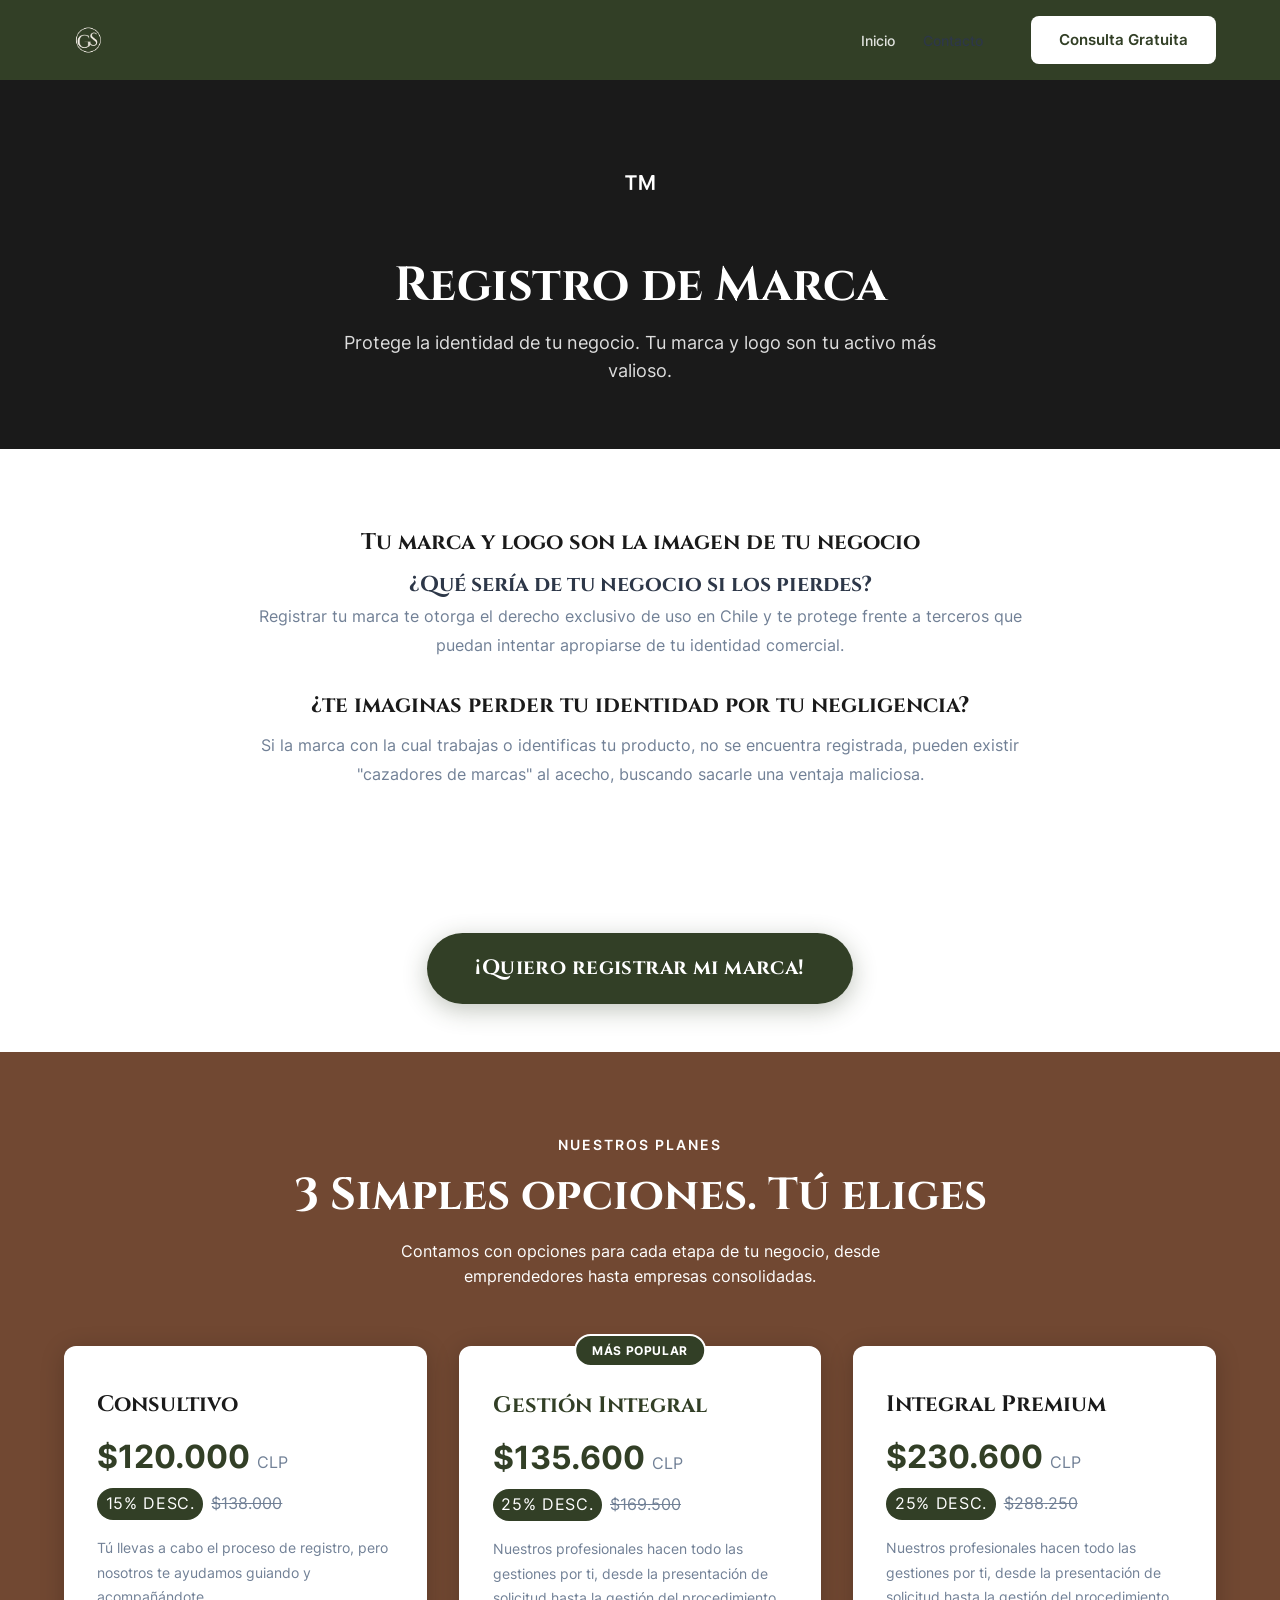
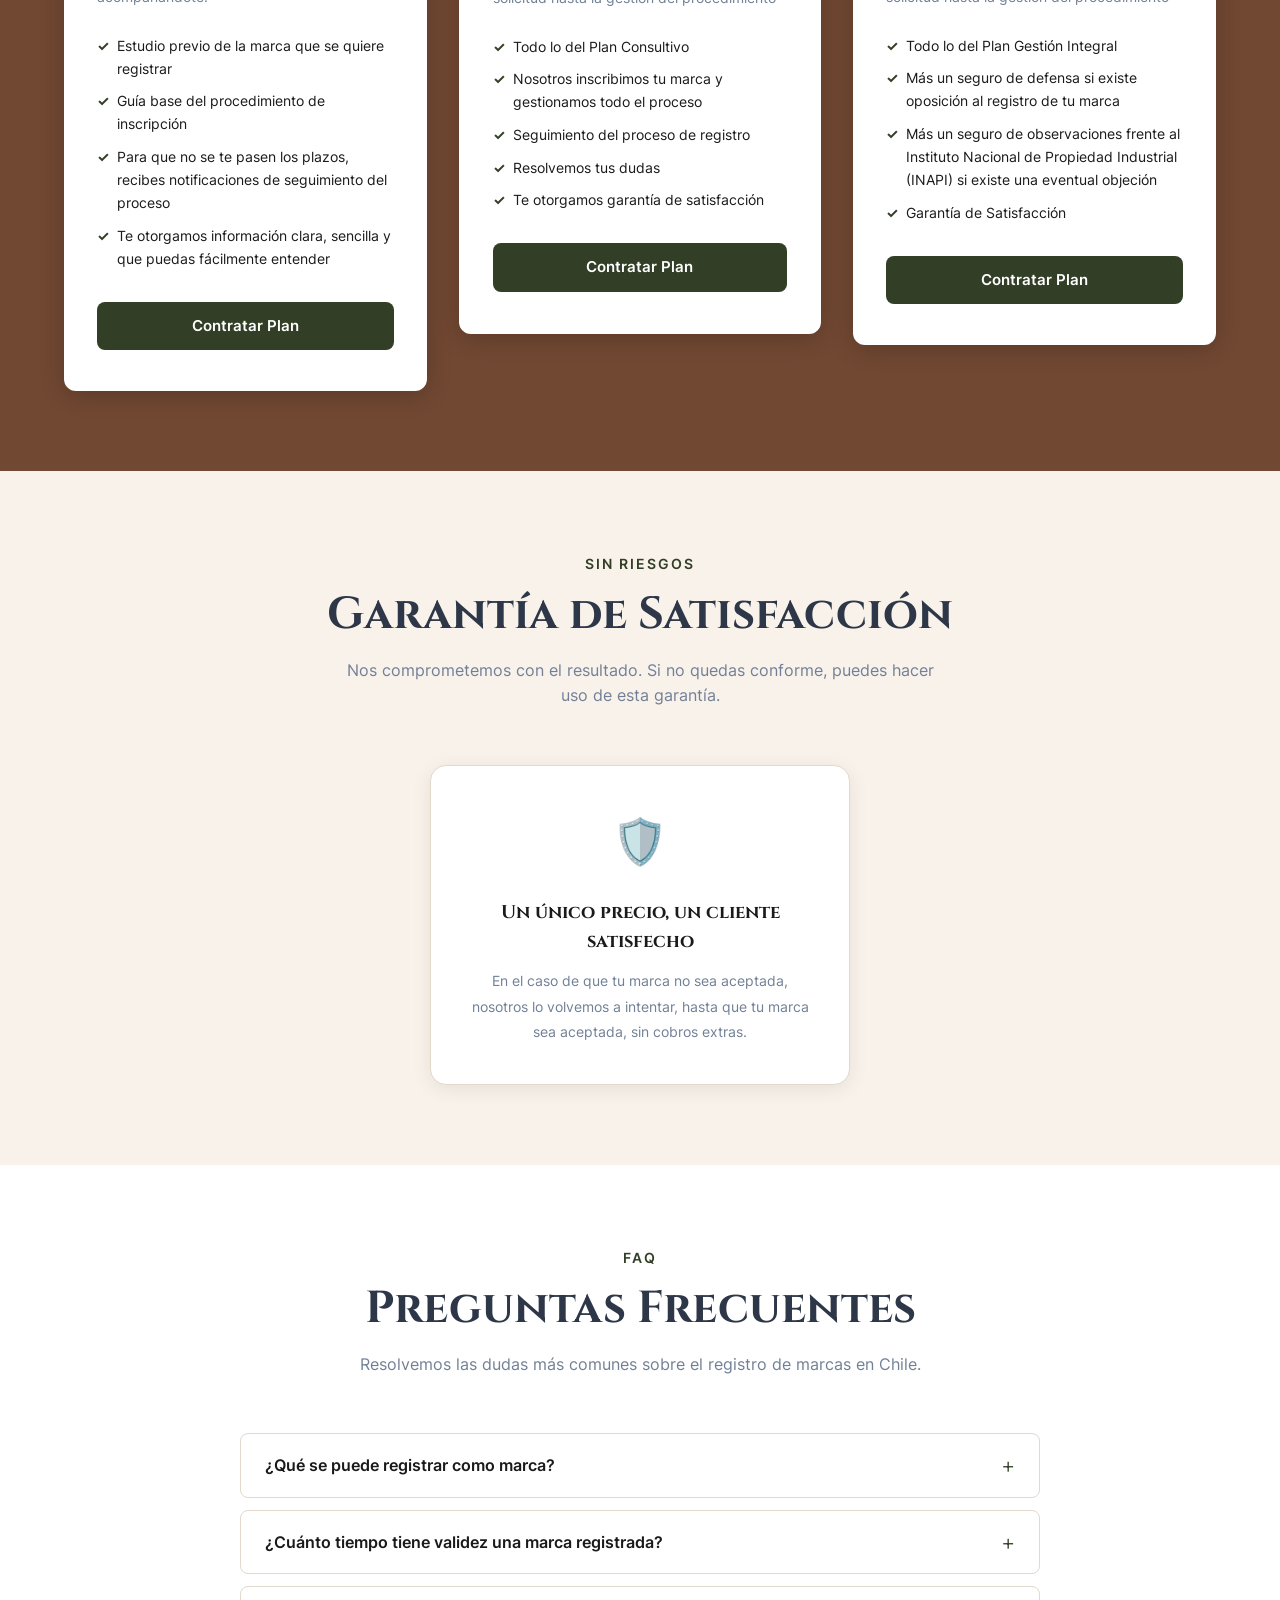
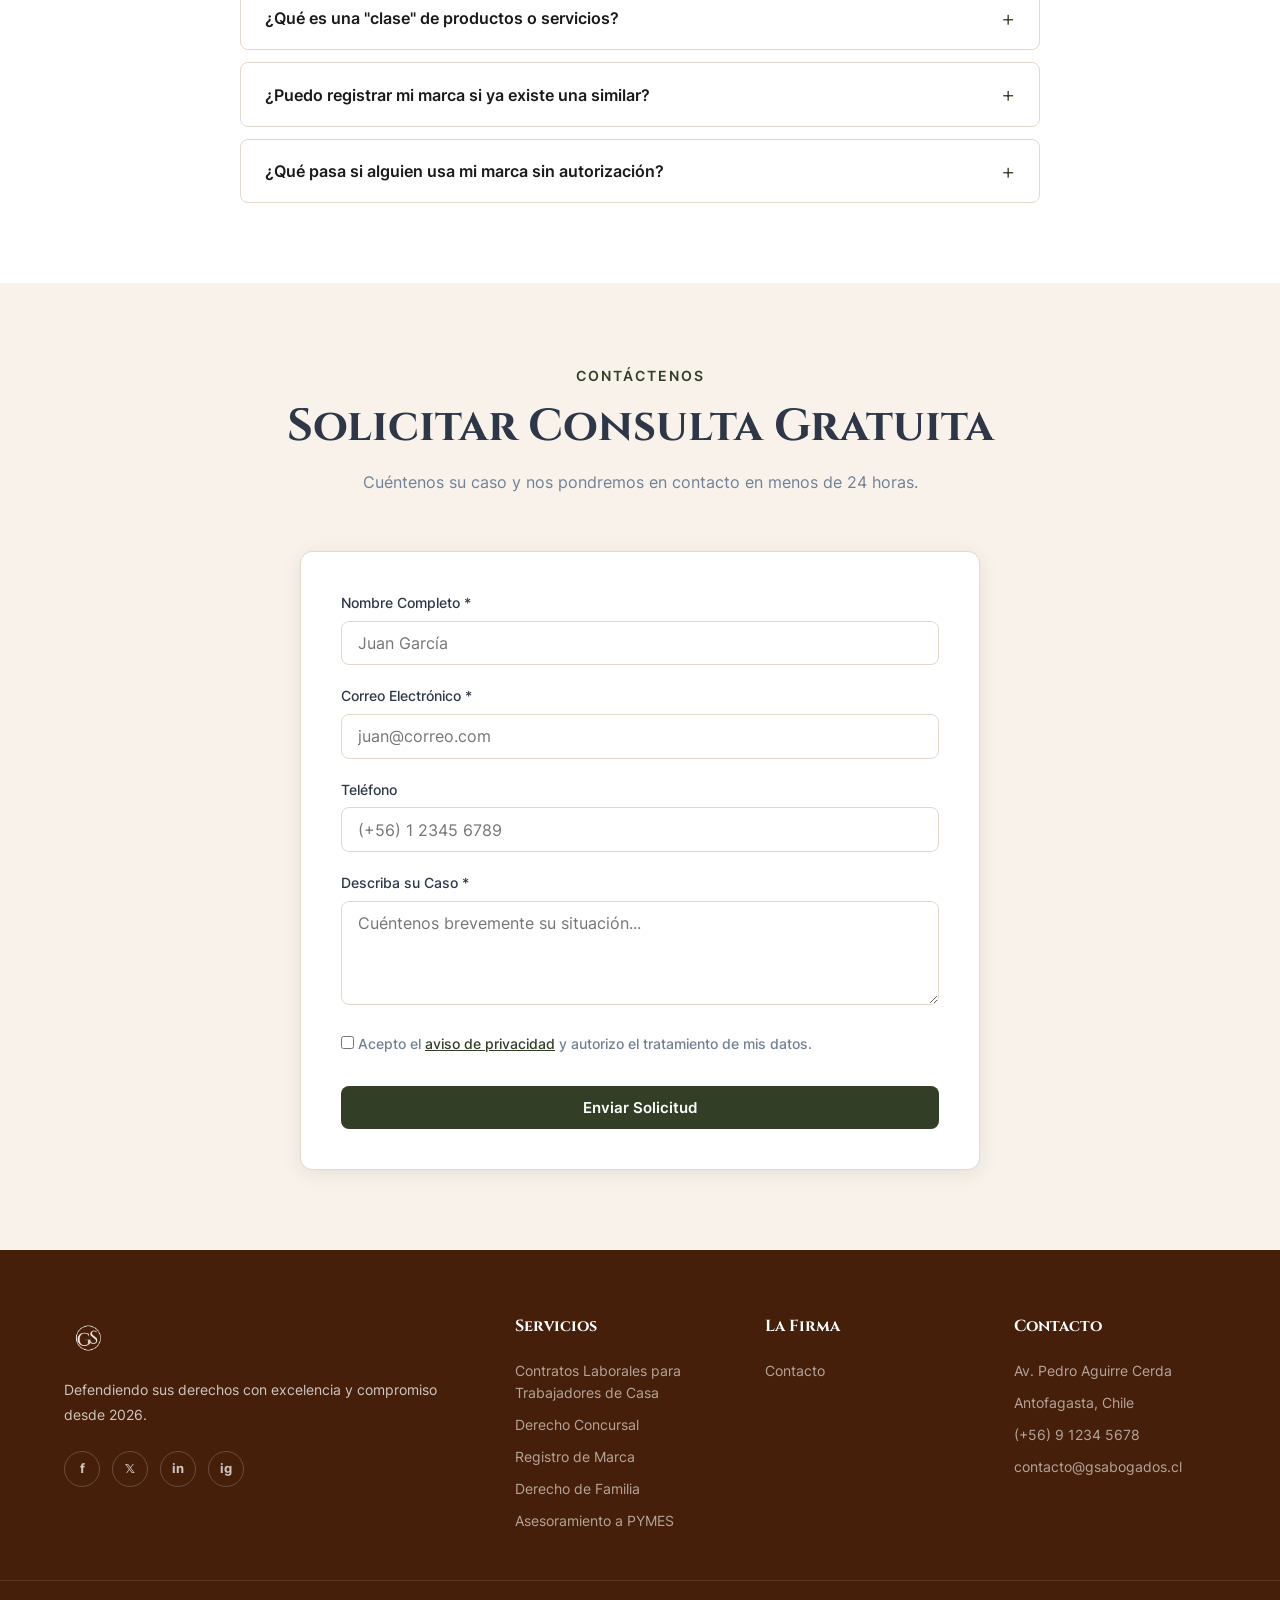
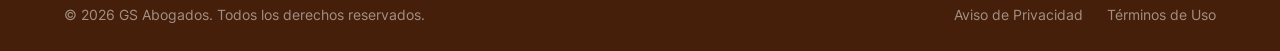
<file: index.html>
<!DOCTYPE html>
<html lang="es">
<head>
  <meta charset="UTF-8" />
  <meta name="viewport" content="width=device-width, initial-scale=1.0" />
  <title>GS Abogados | Registro de Marca</title>
  <link rel="stylesheet" href="styles.css" />
</head>
<body>

  <!-- NAVBAR -->
  <header id="navbar">
    <div class="container nav-inner">
      <a href="#" class="logo">
        <img src="media/Logos/Logo PNG/LOGOS_GS_Abogados-13.png" alt="GS Abogados" class="logo-img" />
      </a>
      <nav id="nav-links">
        <a href="#">Inicio</a>
        <a href="#contacto">Contacto</a>
      </nav>
      <a href="#contacto" class="btn-primary nav-cta">Consulta Gratuita</a>
      <button class="hamburger" id="hamburger" aria-label="Menú">
        <span></span><span></span><span></span>
      </button>
    </div>
  </header>

  <!-- PAGE HERO -->
  <section class="service-page-hero">
    <div class="container">
      <div class="service-page-icon">™️</div>
      <h1>Registro de Marca</h1>
      <p>Protege la identidad de tu negocio. Tu marca y logo son tu activo más valioso.</p>
    </div>
  </section>

  <!-- CONTENIDO -->
  <section class="section service-page-content">
    <div class="container">
      <div class="service-page-body">
          <h2>Tu marca y logo son la imagen de tu negocio</h2>
          <h3>¿Qué sería de tu negocio si los pierdes?</h3>
          <p>Registrar tu marca te otorga el derecho exclusivo de uso en Chile y te protege frente a terceros que puedan intentar apropiarse de tu identidad comercial.</p>
        <h2>¿te imaginas perder tu identidad por tu negligencia?</h2>
        <p>Si la marca con la cual trabajas o identificas tu producto, no se encuentra registrada, pueden existir "cazadores de marcas" al acecho, buscando sacarle una ventaja maliciosa.</p>
      </div>
    </div>
  </section>

  <!-- CTA MARCA -->
  <section class="section cta-marca">
    <div class="container cta-marca-inner">
      <a href="#planes" class="btn-cta-marca">¡Quiero registrar mi marca!</a>
    </div>
  </section>

  <!-- PLANES -->
  <section id="planes" class="section planes" style="background: #714832;">
    <div class="container">
      <div class="section-header">
        <p class="section-eyebrow">Nuestros Planes</p>
        <h2>3 Simples opciones. Tú eliges</h2>
        <p class="section-desc">Contamos con opciones para cada etapa de tu negocio, desde emprendedores hasta empresas consolidadas.</p>
      </div>
      <div class="planes-grid">

        <div class="plan-card fade-in">
          <div class="plan-header">
            <h3>Consultivo</h3>
            <div class="plan-price">
              $120.000 <span>CLP</span>
              <div class="plan-discount-row">
                <span class="discount-tag">15% desc.</span>
                <span class="plan-original">$138.000</span>
              </div>
            </div>
          </div>
          <p class="plan-desc">Tú llevas a cabo el proceso de registro, pero nosotros te ayudamos guiando y acompañándote.</p>
          <ul class="plan-features">
            <li><span class="check">✓</span> Estudio previo de la marca que se quiere registrar</li>
            <li><span class="check">✓</span> Guía base del procedimiento de inscripción</li>
            <li><span class="check">✓</span> Para que no se te pasen los plazos, recibes notificaciones de seguimiento del proceso</li>
            <li><span class="check">✓</span> Te otorgamos información clara, sencilla y que puedas fácilmente entender</li>
          </ul>
          <a href="#contacto" class="btn-primary full-width plan-btn">Contratar Plan</a>
        </div>

        <div class="plan-card plan-card--featured fade-in fade-in-delay-1">
          <div class="plan-badge">Más Popular</div>
          <div class="plan-header">
            <h3>Gestión Integral</h3>
            <div class="plan-price">
              $135.600 <span>CLP</span>
              <div class="plan-discount-row">
                <span class="discount-tag">25% desc.</span>
                <span class="plan-original">$169.500</span>
              </div>
            </div>
          </div>
          <p class="plan-desc">Nuestros profesionales hacen todo las gestiones por ti, desde la presentación de solicitud hasta la gestión del procedimiento</p>
          <ul class="plan-features">
            <li><span class="check">✓</span> Todo lo del Plan Consultivo</li>
            <li><span class="check">✓</span> Nosotros inscribimos tu marca y gestionamos todo el proceso</li>
            <li><span class="check">✓</span> Seguimiento del proceso de registro</li>
            <li><span class="check">✓</span> Resolvemos tus dudas</li>
            <li><span class="check">✓</span> Te otorgamos garantía de satisfacción</li>
          </ul>
          <a href="#contacto" class="btn-primary full-width plan-btn">Contratar Plan</a>
        </div>

        <div class="plan-card fade-in fade-in-delay-2">
          <div class="plan-header">
            <h3>Integral Premium</h3>
            <div class="plan-price">
              $230.600 <span>CLP</span>
              <div class="plan-discount-row">
                <span class="discount-tag">25% desc.</span>
                <span class="plan-original">$288.250</span>
              </div>
            </div>
          </div>
          <p class="plan-desc">Nuestros profesionales hacen todo las gestiones por ti, desde la presentación de solicitud hasta la gestión del procedimiento</p>
          <ul class="plan-features">
            <li><span class="check">✓</span> Todo lo del Plan Gestión Integral</li>
            <li><span class="check">✓</span> Más un seguro de defensa si existe oposición al registro de tu marca</li>
            <li><span class="check">✓</span> Más un seguro de observaciones frente al Instituto Nacional de Propiedad Industrial (INAPI) si existe una eventual objeción</li>
            <li><span class="check">✓</span> Garantía de Satisfacción</li>
          </ul>
          <a href="#contacto" class="btn-primary full-width plan-btn">Contratar Plan</a>
        </div>

      </div>
    </div>
  </section>

  <!-- GARANTÍA DE SATISFACCIÓN -->
  <section class="section garantia bg-light">
    <div class="container">
      <div class="section-header">
        <p class="section-eyebrow">Sin riesgos</p>
        <h2>Garantía de Satisfacción</h2>
        <p class="section-desc">Nos comprometemos con el resultado. Si no quedas conforme, puedes hacer uso de esta garantía.</p>
      </div>
      <div class="garantia-grid">

        <div class="garantia-card fade-in">
          <div class="garantia-icon">🛡️</div>
          <h3>Un único precio, un cliente satisfecho</h3>
          <p>En el caso de que tu marca no sea aceptada, nosotros lo volvemos a intentar, hasta que tu marca sea aceptada, sin cobros extras.</p>
        </div>


      </div>
    </div>
  </section>

  <!-- PREGUNTAS FRECUENTES -->
  <section class="section faq">
    <div class="container">
      <div class="section-header">
        <p class="section-eyebrow">FAQ</p>
        <h2>Preguntas Frecuentes</h2>
        <p class="section-desc">Resolvemos las dudas más comunes sobre el registro de marcas en Chile.</p>
      </div>
      <div class="faq-list">

<div class="faq-item">
          <button class="faq-question" aria-expanded="false">
            ¿Qué se puede registrar como marca?
            <span class="faq-icon">+</span>
          </button>
          <div class="faq-answer">
            <p>Se puede registrar cualquier signo distintivo capaz de diferenciar productos o servicios en el mercado: nombres comerciales, logotipos, frases publicitarias, formas tridimensionales, combinaciones de colores y sonidos, entre otros. No se pueden registrar términos genéricos ni descriptivos del producto.</p>
          </div>
        </div>

        <div class="faq-item">
          <button class="faq-question" aria-expanded="false">
            ¿Cuánto tiempo tiene validez una marca registrada?
            <span class="faq-icon">+</span>
          </button>
          <div class="faq-answer">
            <p>En Chile, una marca registrada tiene una vigencia de 10 años desde la fecha de su concesión. Al vencimiento, puede renovarse por períodos iguales de 10 años de forma indefinida, siempre que se solicite la renovación dentro del plazo establecido.</p>
          </div>
        </div>

        <div class="faq-item">
          <button class="faq-question" aria-expanded="false">
            ¿Qué es una "clase" de productos o servicios?
            <span class="faq-icon">+</span>
          </button>
          <div class="faq-answer">
            <p>El sistema internacional de marcas (Clasificación de Niza) divide los productos y servicios en 45 clases. Al registrar una marca, debes indicar en qué clase o clases deseas protegerla. Por ejemplo, ropa corresponde a la clase 25 y servicios legales a la clase 45. Registrar en más clases implica mayor cobertura y costo.</p>
          </div>
        </div>

        <div class="faq-item">
          <button class="faq-question" aria-expanded="false">
            ¿Puedo registrar mi marca si ya existe una similar?
            <span class="faq-icon">+</span>
          </button>
          <div class="faq-answer">
            <p>Depende del grado de similitud y de las clases en que esté registrada la marca anterior. Por eso realizamos una búsqueda de anterioridades antes de presentar cualquier solicitud, para evaluar el riesgo y las posibilidades reales de éxito. En algunos casos es posible coexistir si los productos o servicios son distintos.</p>
          </div>
        </div>

        <div class="faq-item">
          <button class="faq-question" aria-expanded="false">
            ¿Qué pasa si alguien usa mi marca sin autorización?
            <span class="faq-icon">+</span>
          </button>
          <div class="faq-answer">
            <p>Si tienes tu marca registrada, puedes ejercer acciones legales contra quien la use sin tu consentimiento: desde una carta de cese de uso hasta una demanda por infracción de propiedad industrial. Sin registro, tu protección es limitada y más difícil de hacer valer ante los tribunales.</p>
          </div>
        </div>

      </div>
    </div>
  </section>

  <!-- CONTACTO -->
  <section id="contacto" class="section contacto-standalone bg-light">
    <div class="container">
      <div class="section-header">
        <p class="section-eyebrow">Contáctenos</p>
        <h2>Solicitar Consulta Gratuita</h2>
        <p class="section-desc">Cuéntenos su caso y nos pondremos en contacto en menos de 24 horas.</p>
      </div>
      <div class="contacto-form contacto-standalone-form">
        <form id="contactForm" novalidate>
          <div class="form-group">
            <label for="nombre">Nombre Completo *</label>
            <input type="text" id="nombre" name="nombre" placeholder="Juan García" required />
            <span class="error-msg" id="nombre-error"></span>
          </div>
          <div class="form-group">
            <label for="email">Correo Electrónico *</label>
            <input type="email" id="email" name="email" placeholder="juan@correo.com" required />
            <span class="error-msg" id="email-error"></span>
          </div>
          <div class="form-group">
            <label for="telefono">Teléfono</label>
            <input type="tel" id="telefono" name="telefono" placeholder="(+56) 1 2345 6789" />
          </div>
          <div class="form-group">
            <label for="mensaje">Describa su Caso *</label>
            <textarea id="mensaje" name="mensaje" rows="4" placeholder="Cuéntenos brevemente su situación..." required></textarea>
            <span class="error-msg" id="mensaje-error"></span>
          </div>
          <div class="form-group checkbox-group">
            <label class="checkbox-label">
              <input type="checkbox" id="privacidad" required />
              <span>Acepto el <a href="#" class="link">aviso de privacidad</a> y autorizo el tratamiento de mis datos.</span>
            </label>
            <span class="error-msg" id="privacidad-error"></span>
          </div>
          <button type="submit" class="btn-primary full-width">Enviar Solicitud</button>
          <div id="form-success" class="form-success hidden">
            ✓ ¡Mensaje enviado! Nos pondremos en contacto en menos de 24 horas.
          </div>
        </form>
      </div>
    </div>
  </section>

  <!-- FOOTER -->
  <footer class="footer">
    <div class="container footer-grid">
      <div class="footer-brand">
        <a href="#" class="logo">
          <img src="media/Logos/Logo PNG/LOGOS_GS_Abogados-13.png" alt="GS Abogados" class="logo-img" />
        </a>
        <p>Defendiendo sus derechos con excelencia y compromiso desde 2026.</p>
        <div class="social-links">
          <a href="#" aria-label="Facebook">f</a>
          <a href="#" aria-label="Twitter">𝕏</a>
          <a href="#" aria-label="LinkedIn">in</a>
          <a href="#" aria-label="Instagram">ig</a>
        </div>
      </div>
      <div class="footer-col">
        <h4>Servicios</h4>
        <ul>
          <li><a href="servicios/contratos-laborales.html">Contratos Laborales para Trabajadores de Casa</a></li>
          <li><a href="servicios/derecho-concursal.html">Derecho Concursal</a></li>
          <li><a href="#">Registro de Marca</a></li>
          <li><a href="servicios/derecho-de-familia.html">Derecho de Familia</a></li>
          <li><a href="servicios/asesoramiento-pymes.html">Asesoramiento a PYMES</a></li>
        </ul>
      </div>
      <div class="footer-col">
        <h4>La Firma</h4>
        <ul>
          <li><a href="#contacto">Contacto</a></li>
        </ul>
      </div>
      <div class="footer-col">
        <h4>Contacto</h4>
        <ul>
          <li>Av. Pedro Aguirre Cerda</li>
          <li>Antofagasta, Chile</li>
          <li><a href="tel:+56912345678">(+56) 9 1234 5678</a></li>
          <li><a href="mailto:contacto@gsabogados.cl">contacto@gsabogados.cl</a></li>
        </ul>
      </div>
    </div>
    <div class="footer-bottom">
      <div class="container">
        <p>© 2026 GS Abogados. Todos los derechos reservados.</p>
        <div class="footer-links">
          <a href="#">Aviso de Privacidad</a>
          <a href="#">Términos de Uso</a>
        </div>
      </div>
    </div>
  </footer>

  <button class="back-to-top" id="backToTop" onclick="window.scrollTo({top:0,behavior:'smooth'})" aria-label="Volver arriba">↑</button>

  <script src="script.js"></script>
</body>
</html>
</file>
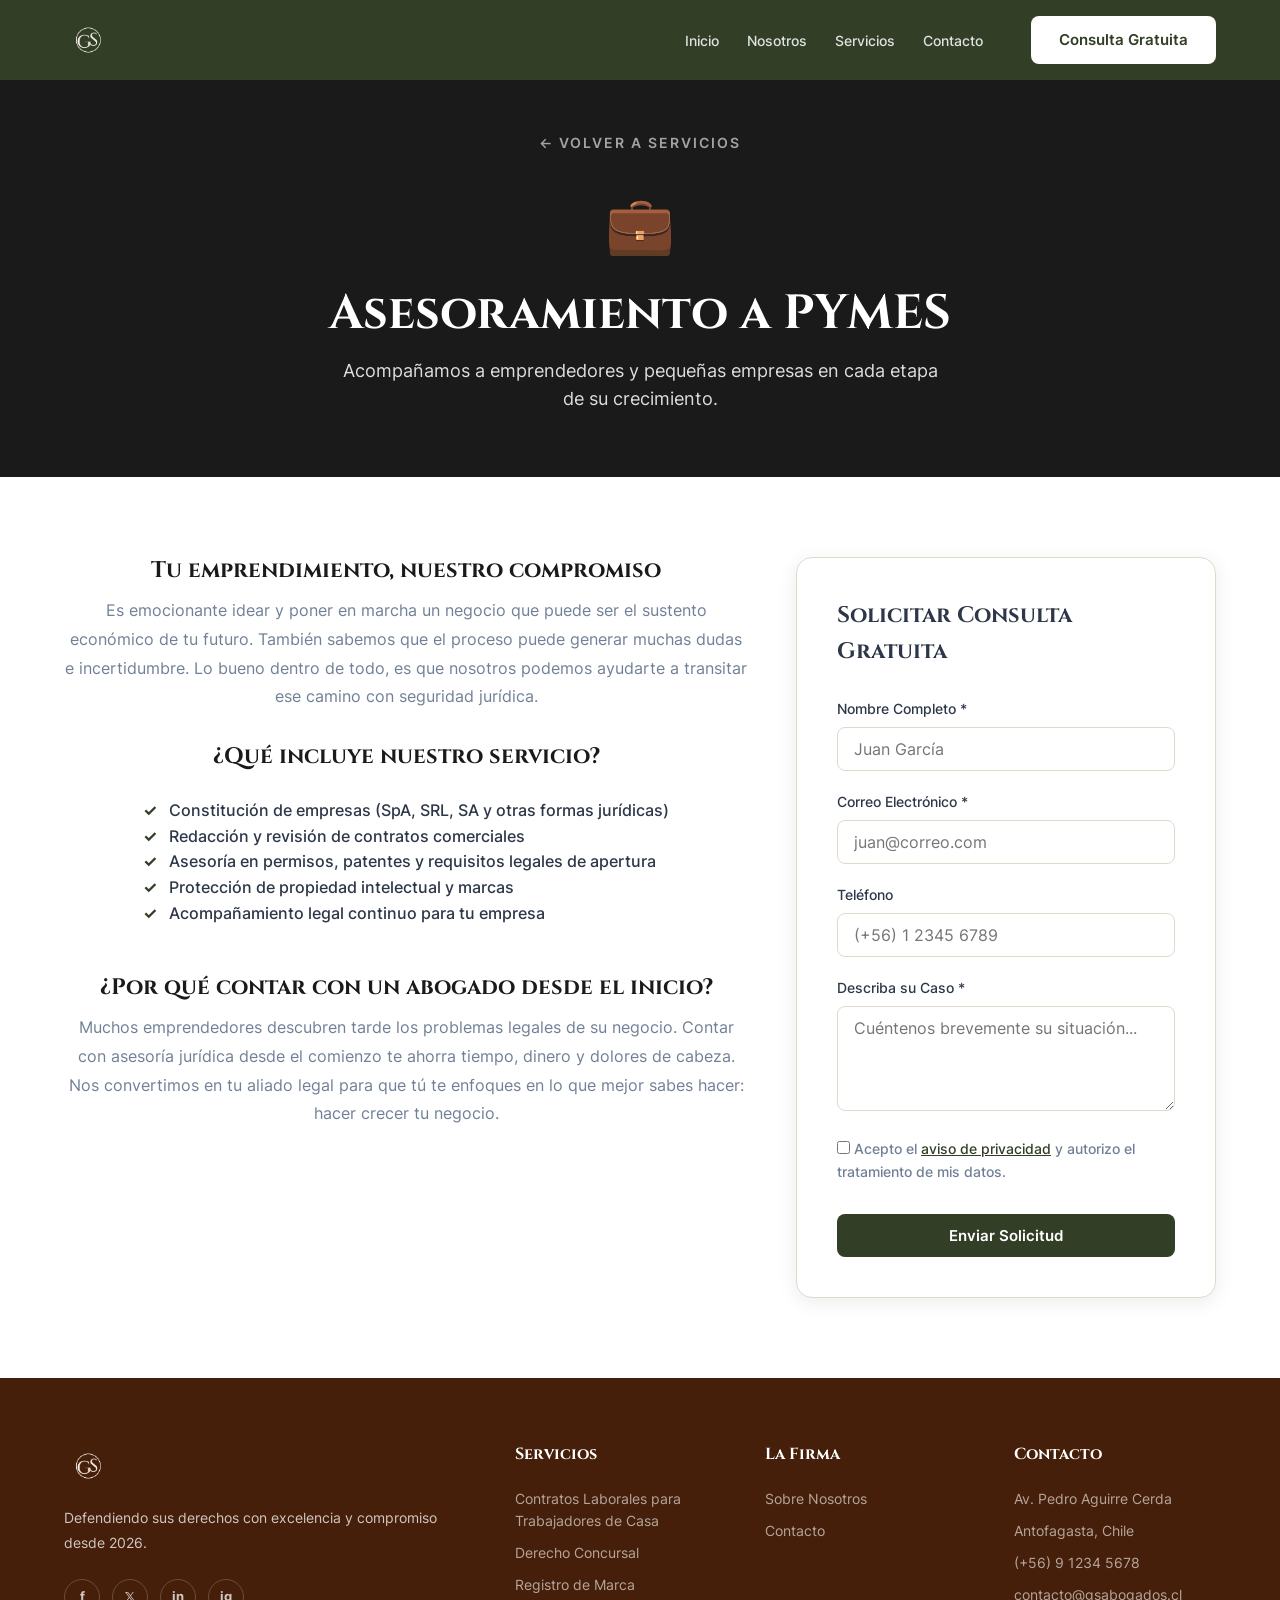
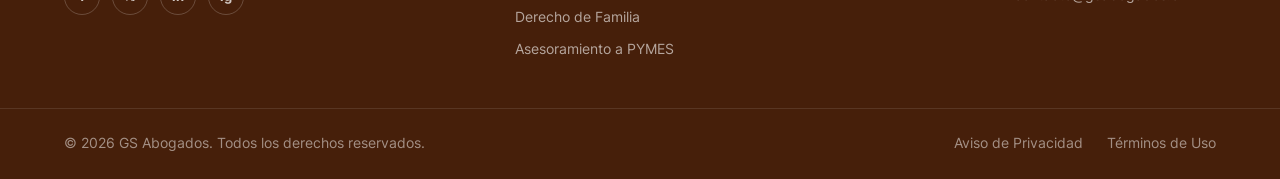
<file: servicios/asesoramiento-pymes.html>
<!DOCTYPE html>
<html lang="es">
<head>
  <meta charset="UTF-8" />
  <meta name="viewport" content="width=device-width, initial-scale=1.0" />
  <title>GS Abogados | Asesoramiento a PYMES</title>
  <link rel="stylesheet" href="../styles.css" />
</head>
<body>

  <!-- NAVBAR -->
  <header id="navbar">
    <div class="container nav-inner">
      <a href="../index.html" class="logo">
        <img src="../media/Logos/Logo PNG/LOGOS_GS_Abogados-13.png" alt="GS Abogados" class="logo-img" />
      </a>
      <nav id="nav-links">
        <a href="../index.html#inicio">Inicio</a>
        <a href="../index.html#nosotros">Nosotros</a>
        <a href="../index.html#servicios">Servicios</a>
        <a href="../index.html#contacto">Contacto</a>
      </nav>
      <a href="../index.html#contacto" class="btn-primary nav-cta">Consulta Gratuita</a>
      <button class="hamburger" id="hamburger" aria-label="Menú">
        <span></span><span></span><span></span>
      </button>
    </div>
  </header>

  <!-- PAGE HERO -->
  <section class="service-page-hero">
    <div class="container">
      <p class="section-eyebrow"><a href="../index.html#servicios">← Volver a Servicios</a></p>
      <div class="service-page-icon">💼</div>
      <h1>Asesoramiento a PYMES</h1>
      <p>Acompañamos a emprendedores y pequeñas empresas en cada etapa de su crecimiento.</p>
    </div>
  </section>

  <!-- CONTENIDO -->
  <section class="section service-page-content">
    <div class="container service-page-grid">
      <div class="service-page-body">
        <h2>Tu emprendimiento, nuestro compromiso</h2>
        <p>Es emocionante idear y poner en marcha un negocio que puede ser el sustento económico de tu futuro. También sabemos que el proceso puede generar muchas dudas e incertidumbre. Lo bueno dentro de todo, es que nosotros podemos ayudarte a transitar ese camino con seguridad jurídica.</p>

        <h2>¿Qué incluye nuestro servicio?</h2>
        <ul class="check-list">
          <li><span class="check">✓</span> Constitución de empresas (SpA, SRL, SA y otras formas jurídicas)</li>
          <li><span class="check">✓</span> Redacción y revisión de contratos comerciales</li>
          <li><span class="check">✓</span> Asesoría en permisos, patentes y requisitos legales de apertura</li>
          <li><span class="check">✓</span> Protección de propiedad intelectual y marcas</li>
          <li><span class="check">✓</span> Acompañamiento legal continuo para tu empresa</li>
        </ul>

        <h2>¿Por qué contar con un abogado desde el inicio?</h2>
        <p>Muchos emprendedores descubren tarde los problemas legales de su negocio. Contar con asesoría jurídica desde el comienzo te ahorra tiempo, dinero y dolores de cabeza. Nos convertimos en tu aliado legal para que tú te enfoques en lo que mejor sabes hacer: hacer crecer tu negocio.</p>
      </div>

      <!-- FORMULARIO -->
      <div class="contacto-form service-page-form">
        <form id="contactForm" novalidate>
          <h3>Solicitar Consulta Gratuita</h3>
          <div class="form-group">
            <label for="nombre">Nombre Completo *</label>
            <input type="text" id="nombre" name="nombre" placeholder="Juan García" required />
            <span class="error-msg" id="nombre-error"></span>
          </div>
          <div class="form-group">
            <label for="email">Correo Electrónico *</label>
            <input type="email" id="email" name="email" placeholder="juan@correo.com" required />
            <span class="error-msg" id="email-error"></span>
          </div>
          <div class="form-group">
            <label for="telefono">Teléfono</label>
            <input type="tel" id="telefono" name="telefono" placeholder="(+56) 1 2345 6789" />
          </div>
          <div class="form-group">
            <label for="mensaje">Describa su Caso *</label>
            <textarea id="mensaje" name="mensaje" rows="4" placeholder="Cuéntenos brevemente su situación..." required></textarea>
            <span class="error-msg" id="mensaje-error"></span>
          </div>
          <div class="form-group checkbox-group">
            <label class="checkbox-label">
              <input type="checkbox" id="privacidad" required />
              <span>Acepto el <a href="#" class="link">aviso de privacidad</a> y autorizo el tratamiento de mis datos.</span>
            </label>
            <span class="error-msg" id="privacidad-error"></span>
          </div>
          <button type="submit" class="btn-primary full-width">Enviar Solicitud</button>
          <div id="form-success" class="form-success hidden">
            ✓ ¡Mensaje enviado! Nos pondremos en contacto en menos de 24 horas.
          </div>
        </form>
      </div>
    </div>
  </section>

  <!-- FOOTER -->
  <footer class="footer">
    <div class="container footer-grid">
      <div class="footer-brand">
        <a href="../index.html" class="logo">
          <img src="../media/Logos/Logo PNG/LOGOS_GS_Abogados-13.png" alt="GS Abogados" class="logo-img" />
        </a>
        <p>Defendiendo sus derechos con excelencia y compromiso desde 2026.</p>
        <div class="social-links">
          <a href="#" aria-label="Facebook">f</a>
          <a href="#" aria-label="Twitter">𝕏</a>
          <a href="#" aria-label="LinkedIn">in</a>
          <a href="#" aria-label="Instagram">ig</a>
        </div>
      </div>
      <div class="footer-col">
        <h4>Servicios</h4>
        <ul>
          <li><a href="contratos-laborales.html">Contratos Laborales para Trabajadores de Casa</a></li>
          <li><a href="derecho-concursal.html">Derecho Concursal</a></li>
          <li><a href="registro-de-marca.html">Registro de Marca</a></li>
          <li><a href="derecho-de-familia.html">Derecho de Familia</a></li>
          <li><a href="asesoramiento-pymes.html">Asesoramiento a PYMES</a></li>
        </ul>
      </div>
      <div class="footer-col">
        <h4>La Firma</h4>
        <ul>
          <li><a href="../index.html#nosotros">Sobre Nosotros</a></li>
          <li><a href="../index.html#contacto">Contacto</a></li>
        </ul>
      </div>
      <div class="footer-col">
        <h4>Contacto</h4>
        <ul>
          <li>Av. Pedro Aguirre Cerda</li>
          <li>Antofagasta, Chile</li>
          <li><a href="tel:+56912345678">(+56) 9 1234 5678</a></li>
          <li><a href="mailto:contacto@gsabogados.cl">contacto@gsabogados.cl</a></li>
        </ul>
      </div>
    </div>
    <div class="footer-bottom">
      <div class="container">
        <p>© 2026 GS Abogados. Todos los derechos reservados.</p>
        <div class="footer-links">
          <a href="#">Aviso de Privacidad</a>
          <a href="#">Términos de Uso</a>
        </div>
      </div>
    </div>
  </footer>

  <button class="back-to-top" id="backToTop" onclick="window.scrollTo({top:0,behavior:'smooth'})" aria-label="Volver arriba">↑</button>

  <script src="../script.js"></script>
</body>
</html>
</file>
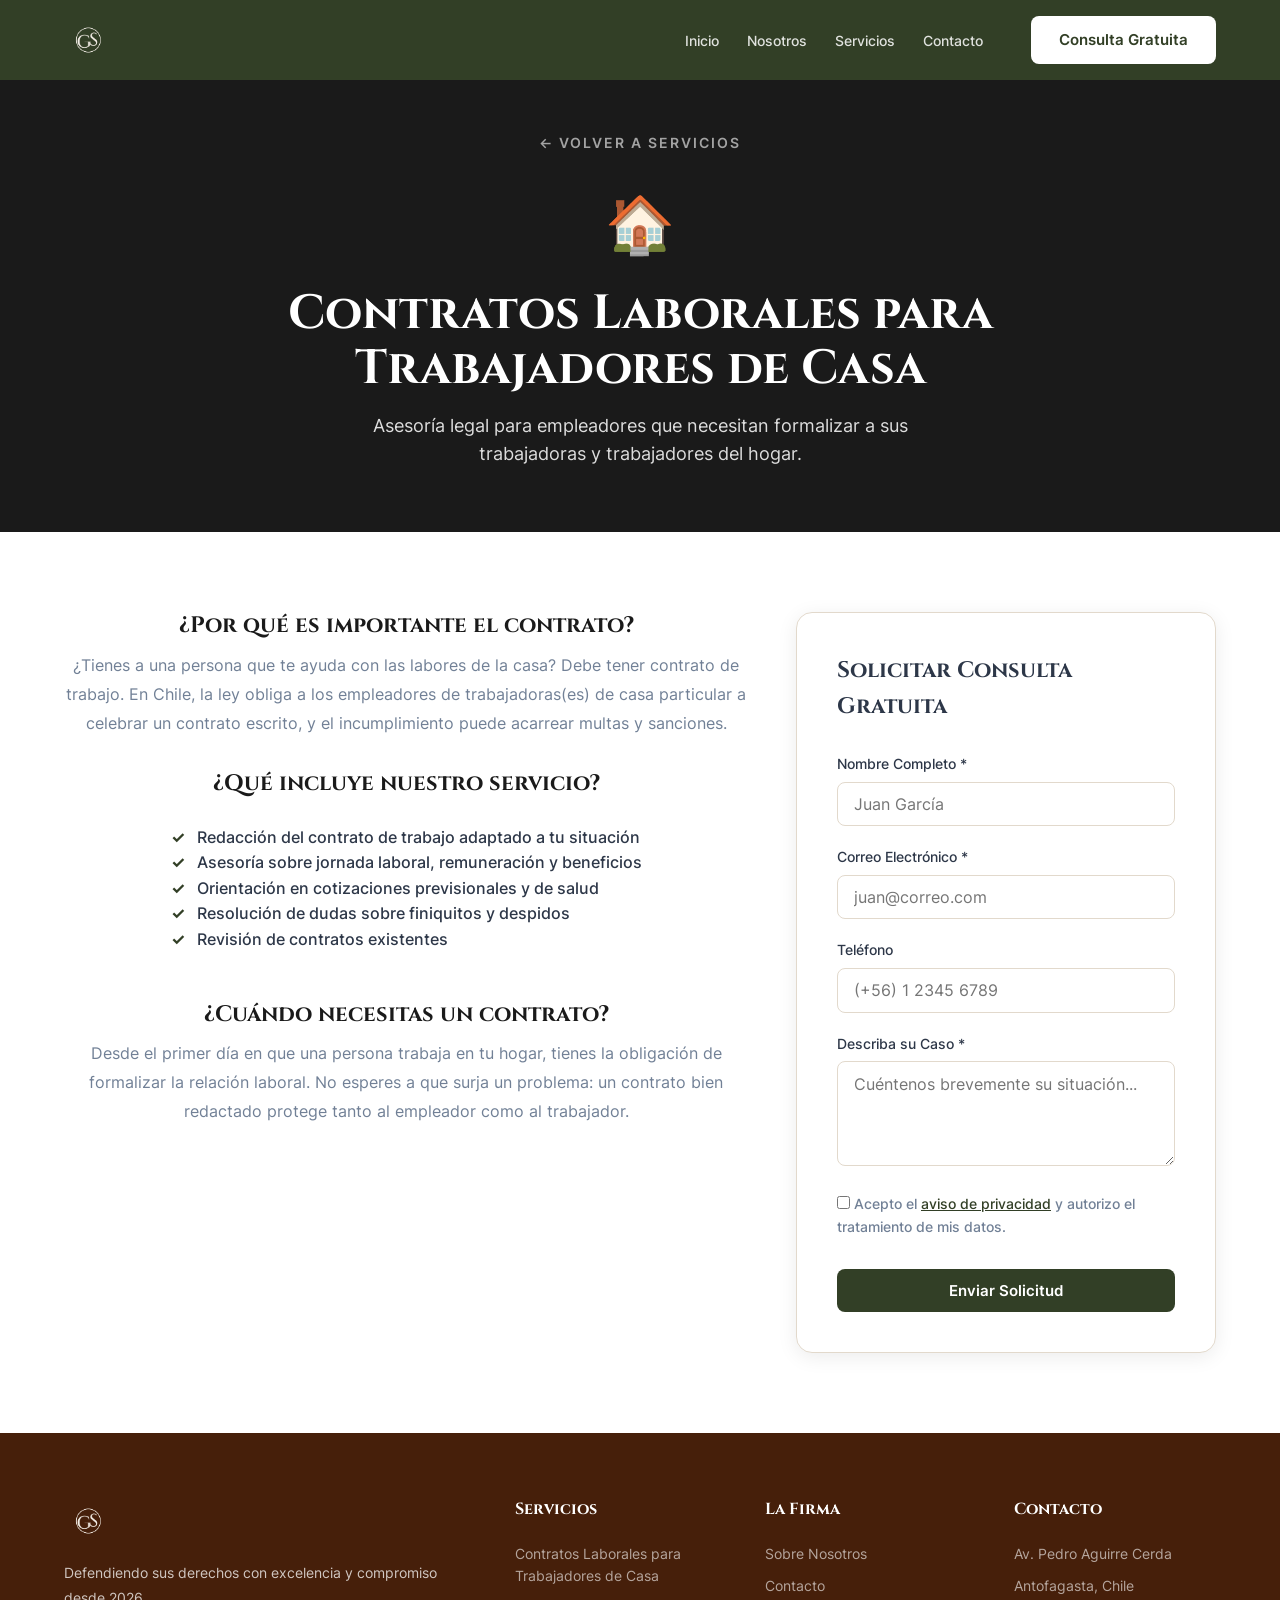
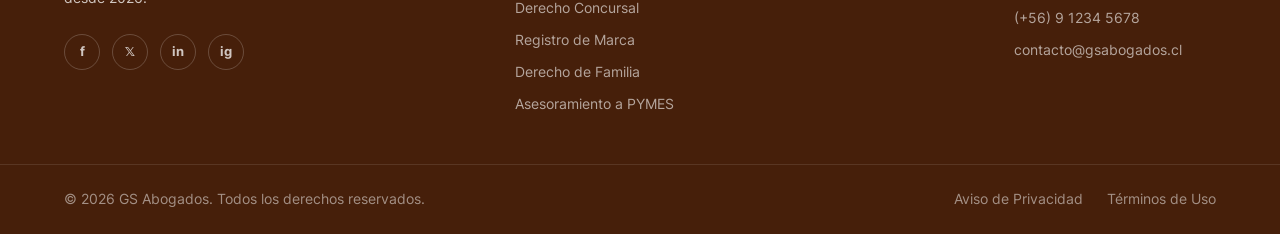
<file: servicios/contratos-laborales.html>
<!DOCTYPE html>
<html lang="es">
<head>
  <meta charset="UTF-8" />
  <meta name="viewport" content="width=device-width, initial-scale=1.0" />
  <title>GS Abogados | Contratos Laborales para Trabajadores de Casa</title>
  <link rel="stylesheet" href="../styles.css" />
</head>
<body>

  <!-- NAVBAR -->
  <header id="navbar">
    <div class="container nav-inner">
      <a href="../index.html" class="logo">
        <img src="../media/Logos/Logo PNG/LOGOS_GS_Abogados-13.png" alt="GS Abogados" class="logo-img" />
      </a>
      <nav id="nav-links">
        <a href="../index.html#inicio">Inicio</a>
        <a href="../index.html#nosotros">Nosotros</a>
        <a href="../index.html#servicios">Servicios</a>
        <a href="../index.html#contacto">Contacto</a>
      </nav>
      <a href="../index.html#contacto" class="btn-primary nav-cta">Consulta Gratuita</a>
      <button class="hamburger" id="hamburger" aria-label="Menú">
        <span></span><span></span><span></span>
      </button>
    </div>
  </header>

  <!-- PAGE HERO -->
  <section class="service-page-hero">
    <div class="container">
      <p class="section-eyebrow"><a href="../index.html#servicios">← Volver a Servicios</a></p>
      <div class="service-page-icon">🏠</div>
      <h1>Contratos Laborales para<br/>Trabajadores de Casa</h1>
      <p>Asesoría legal para empleadores que necesitan formalizar a sus trabajadoras y trabajadores del hogar.</p>
    </div>
  </section>

  <!-- CONTENIDO -->
  <section class="section service-page-content">
    <div class="container service-page-grid">
      <div class="service-page-body">
        <h2>¿Por qué es importante el contrato?</h2>
        <p>¿Tienes a una persona que te ayuda con las labores de la casa? Debe tener contrato de trabajo. En Chile, la ley obliga a los empleadores de trabajadoras(es) de casa particular a celebrar un contrato escrito, y el incumplimiento puede acarrear multas y sanciones.</p>

        <h2>¿Qué incluye nuestro servicio?</h2>
        <ul class="check-list">
          <li><span class="check">✓</span> Redacción del contrato de trabajo adaptado a tu situación</li>
          <li><span class="check">✓</span> Asesoría sobre jornada laboral, remuneración y beneficios</li>
          <li><span class="check">✓</span> Orientación en cotizaciones previsionales y de salud</li>
          <li><span class="check">✓</span> Resolución de dudas sobre finiquitos y despidos</li>
          <li><span class="check">✓</span> Revisión de contratos existentes</li>
        </ul>

        <h2>¿Cuándo necesitas un contrato?</h2>
        <p>Desde el primer día en que una persona trabaja en tu hogar, tienes la obligación de formalizar la relación laboral. No esperes a que surja un problema: un contrato bien redactado protege tanto al empleador como al trabajador.</p>
      </div>

      <!-- FORMULARIO -->
      <div class="contacto-form service-page-form">
        <form id="contactForm" novalidate>
          <h3>Solicitar Consulta Gratuita</h3>
          <div class="form-group">
            <label for="nombre">Nombre Completo *</label>
            <input type="text" id="nombre" name="nombre" placeholder="Juan García" required />
            <span class="error-msg" id="nombre-error"></span>
          </div>
          <div class="form-group">
            <label for="email">Correo Electrónico *</label>
            <input type="email" id="email" name="email" placeholder="juan@correo.com" required />
            <span class="error-msg" id="email-error"></span>
          </div>
          <div class="form-group">
            <label for="telefono">Teléfono</label>
            <input type="tel" id="telefono" name="telefono" placeholder="(+56) 1 2345 6789" />
          </div>
          <div class="form-group">
            <label for="mensaje">Describa su Caso *</label>
            <textarea id="mensaje" name="mensaje" rows="4" placeholder="Cuéntenos brevemente su situación..." required></textarea>
            <span class="error-msg" id="mensaje-error"></span>
          </div>
          <div class="form-group checkbox-group">
            <label class="checkbox-label">
              <input type="checkbox" id="privacidad" required />
              <span>Acepto el <a href="#" class="link">aviso de privacidad</a> y autorizo el tratamiento de mis datos.</span>
            </label>
            <span class="error-msg" id="privacidad-error"></span>
          </div>
          <button type="submit" class="btn-primary full-width">Enviar Solicitud</button>
          <div id="form-success" class="form-success hidden">
            ✓ ¡Mensaje enviado! Nos pondremos en contacto en menos de 24 horas.
          </div>
        </form>
      </div>
    </div>
  </section>

  <!-- FOOTER -->
  <footer class="footer">
    <div class="container footer-grid">
      <div class="footer-brand">
        <a href="../index.html" class="logo">
          <img src="../media/Logos/Logo PNG/LOGOS_GS_Abogados-13.png" alt="GS Abogados" class="logo-img" />
        </a>
        <p>Defendiendo sus derechos con excelencia y compromiso desde 2026.</p>
        <div class="social-links">
          <a href="#" aria-label="Facebook">f</a>
          <a href="#" aria-label="Twitter">𝕏</a>
          <a href="#" aria-label="LinkedIn">in</a>
          <a href="#" aria-label="Instagram">ig</a>
        </div>
      </div>
      <div class="footer-col">
        <h4>Servicios</h4>
        <ul>
          <li><a href="contratos-laborales.html">Contratos Laborales para Trabajadores de Casa</a></li>
          <li><a href="derecho-concursal.html">Derecho Concursal</a></li>
          <li><a href="registro-de-marca.html">Registro de Marca</a></li>
          <li><a href="derecho-de-familia.html">Derecho de Familia</a></li>
          <li><a href="asesoramiento-pymes.html">Asesoramiento a PYMES</a></li>
        </ul>
      </div>
      <div class="footer-col">
        <h4>La Firma</h4>
        <ul>
          <li><a href="../index.html#nosotros">Sobre Nosotros</a></li>
          <li><a href="../index.html#contacto">Contacto</a></li>
        </ul>
      </div>
      <div class="footer-col">
        <h4>Contacto</h4>
        <ul>
          <li>Av. Pedro Aguirre Cerda</li>
          <li>Antofagasta, Chile</li>
          <li><a href="tel:+56912345678">(+56) 9 1234 5678</a></li>
          <li><a href="mailto:contacto@gsabogados.cl">contacto@gsabogados.cl</a></li>
        </ul>
      </div>
    </div>
    <div class="footer-bottom">
      <div class="container">
        <p>© 2026 GS Abogados. Todos los derechos reservados.</p>
        <div class="footer-links">
          <a href="#">Aviso de Privacidad</a>
          <a href="#">Términos de Uso</a>
        </div>
      </div>
    </div>
  </footer>

  <button class="back-to-top" id="backToTop" onclick="window.scrollTo({top:0,behavior:'smooth'})" aria-label="Volver arriba">↑</button>

  <script src="../script.js"></script>
</body>
</html>
</file>
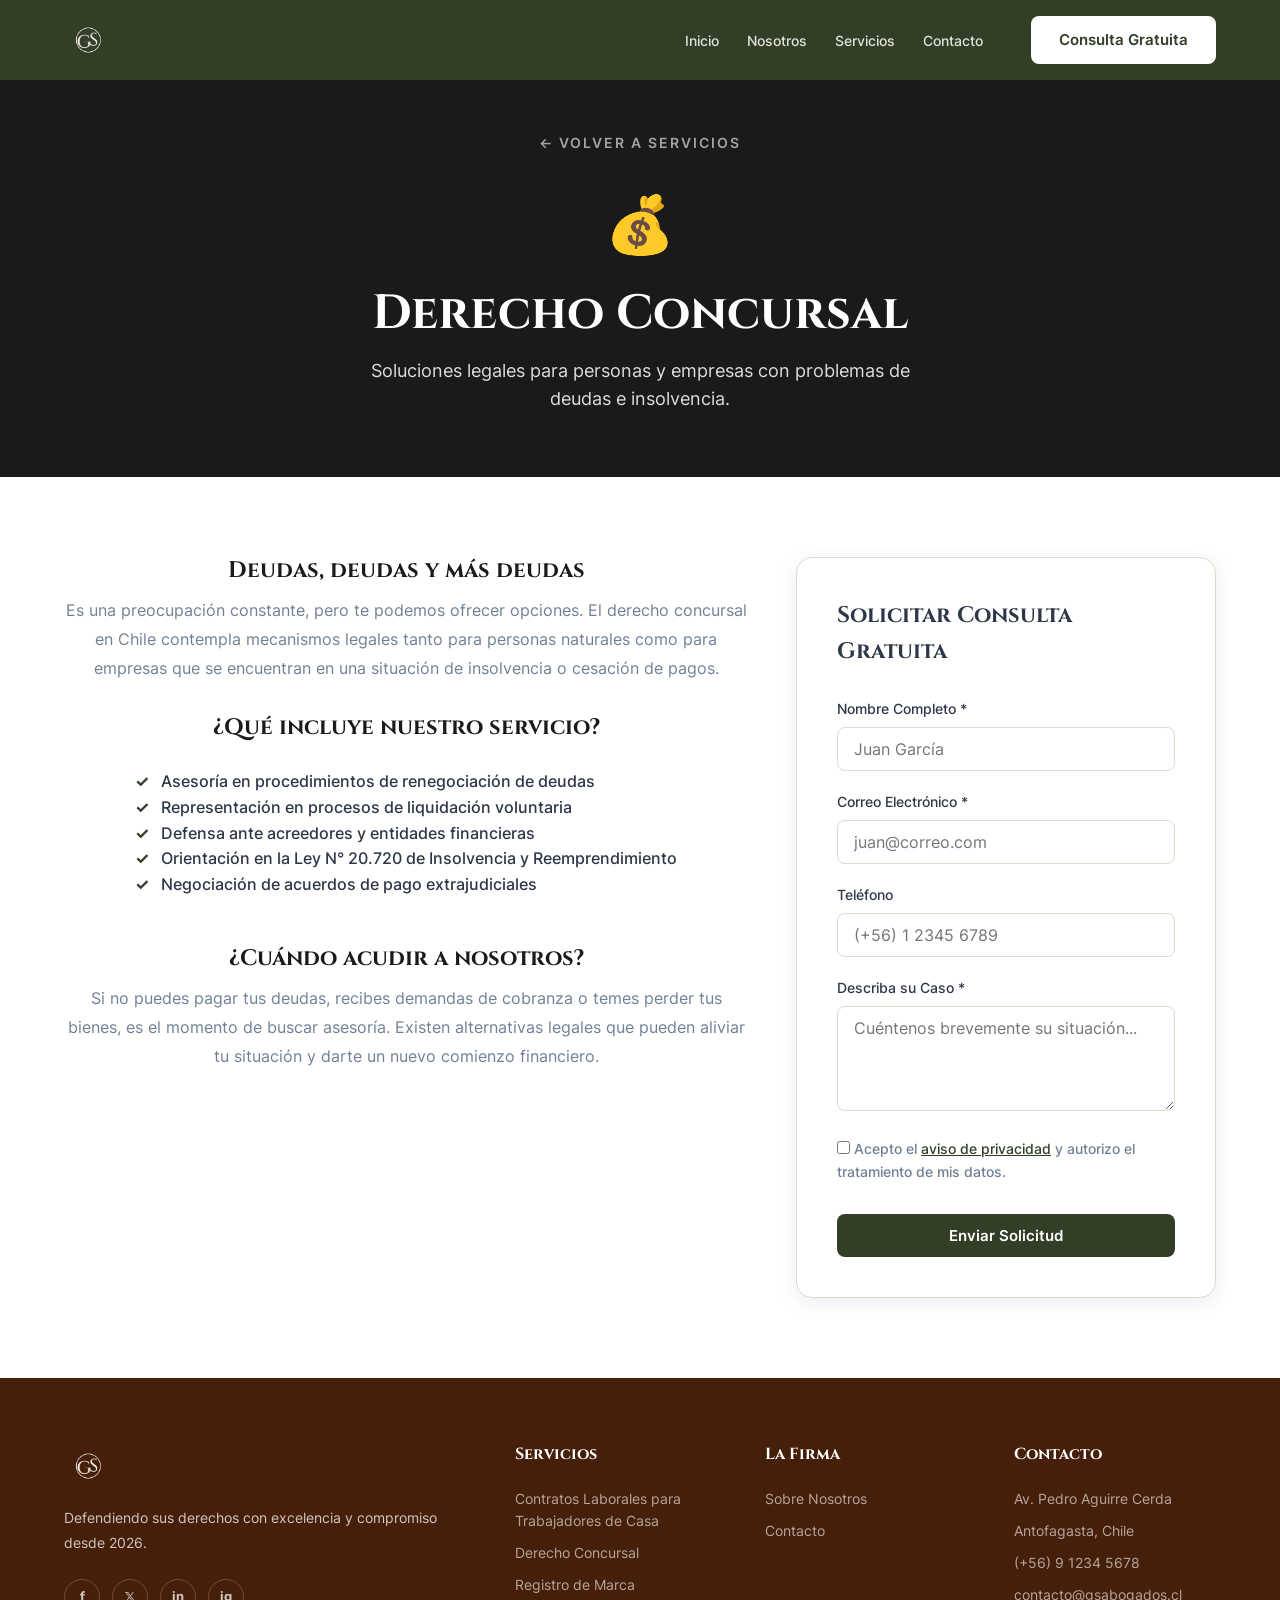
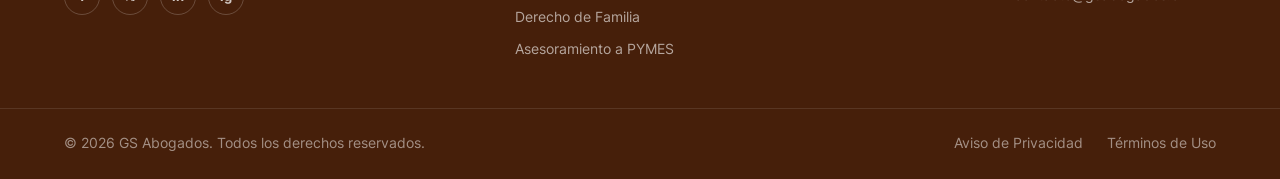
<file: servicios/derecho-concursal.html>
<!DOCTYPE html>
<html lang="es">
<head>
  <meta charset="UTF-8" />
  <meta name="viewport" content="width=device-width, initial-scale=1.0" />
  <title>GS Abogados | Derecho Concursal</title>
  <link rel="stylesheet" href="../styles.css" />
</head>
<body>

  <!-- NAVBAR -->
  <header id="navbar">
    <div class="container nav-inner">
      <a href="../index.html" class="logo">
        <img src="../media/Logos/Logo PNG/LOGOS_GS_Abogados-13.png" alt="GS Abogados" class="logo-img" />
      </a>
      <nav id="nav-links">
        <a href="../index.html#inicio">Inicio</a>
        <a href="../index.html#nosotros">Nosotros</a>
        <a href="../index.html#servicios">Servicios</a>
        <a href="../index.html#contacto">Contacto</a>
      </nav>
      <a href="../index.html#contacto" class="btn-primary nav-cta">Consulta Gratuita</a>
      <button class="hamburger" id="hamburger" aria-label="Menú">
        <span></span><span></span><span></span>
      </button>
    </div>
  </header>

  <!-- PAGE HERO -->
  <section class="service-page-hero">
    <div class="container">
      <p class="section-eyebrow"><a href="../index.html#servicios">← Volver a Servicios</a></p>
      <div class="service-page-icon">💰</div>
      <h1>Derecho Concursal</h1>
      <p>Soluciones legales para personas y empresas con problemas de deudas e insolvencia.</p>
    </div>
  </section>

  <!-- CONTENIDO -->
  <section class="section service-page-content">
    <div class="container service-page-grid">
      <div class="service-page-body">
        <h2>Deudas, deudas y más deudas</h2>
        <p>Es una preocupación constante, pero te podemos ofrecer opciones. El derecho concursal en Chile contempla mecanismos legales tanto para personas naturales como para empresas que se encuentran en una situación de insolvencia o cesación de pagos.</p>

        <h2>¿Qué incluye nuestro servicio?</h2>
        <ul class="check-list">
          <li><span class="check">✓</span> Asesoría en procedimientos de renegociación de deudas</li>
          <li><span class="check">✓</span> Representación en procesos de liquidación voluntaria</li>
          <li><span class="check">✓</span> Defensa ante acreedores y entidades financieras</li>
          <li><span class="check">✓</span> Orientación en la Ley N° 20.720 de Insolvencia y Reemprendimiento</li>
          <li><span class="check">✓</span> Negociación de acuerdos de pago extrajudiciales</li>
        </ul>

        <h2>¿Cuándo acudir a nosotros?</h2>
        <p>Si no puedes pagar tus deudas, recibes demandas de cobranza o temes perder tus bienes, es el momento de buscar asesoría. Existen alternativas legales que pueden aliviar tu situación y darte un nuevo comienzo financiero.</p>
      </div>

      <!-- FORMULARIO -->
      <div class="contacto-form service-page-form">
        <form id="contactForm" novalidate>
          <h3>Solicitar Consulta Gratuita</h3>
          <div class="form-group">
            <label for="nombre">Nombre Completo *</label>
            <input type="text" id="nombre" name="nombre" placeholder="Juan García" required />
            <span class="error-msg" id="nombre-error"></span>
          </div>
          <div class="form-group">
            <label for="email">Correo Electrónico *</label>
            <input type="email" id="email" name="email" placeholder="juan@correo.com" required />
            <span class="error-msg" id="email-error"></span>
          </div>
          <div class="form-group">
            <label for="telefono">Teléfono</label>
            <input type="tel" id="telefono" name="telefono" placeholder="(+56) 1 2345 6789" />
          </div>
          <div class="form-group">
            <label for="mensaje">Describa su Caso *</label>
            <textarea id="mensaje" name="mensaje" rows="4" placeholder="Cuéntenos brevemente su situación..." required></textarea>
            <span class="error-msg" id="mensaje-error"></span>
          </div>
          <div class="form-group checkbox-group">
            <label class="checkbox-label">
              <input type="checkbox" id="privacidad" required />
              <span>Acepto el <a href="#" class="link">aviso de privacidad</a> y autorizo el tratamiento de mis datos.</span>
            </label>
            <span class="error-msg" id="privacidad-error"></span>
          </div>
          <button type="submit" class="btn-primary full-width">Enviar Solicitud</button>
          <div id="form-success" class="form-success hidden">
            ✓ ¡Mensaje enviado! Nos pondremos en contacto en menos de 24 horas.
          </div>
        </form>
      </div>
    </div>
  </section>

  <!-- FOOTER -->
  <footer class="footer">
    <div class="container footer-grid">
      <div class="footer-brand">
        <a href="../index.html" class="logo">
          <img src="../media/Logos/Logo PNG/LOGOS_GS_Abogados-13.png" alt="GS Abogados" class="logo-img" />
        </a>
        <p>Defendiendo sus derechos con excelencia y compromiso desde 2026.</p>
        <div class="social-links">
          <a href="#" aria-label="Facebook">f</a>
          <a href="#" aria-label="Twitter">𝕏</a>
          <a href="#" aria-label="LinkedIn">in</a>
          <a href="#" aria-label="Instagram">ig</a>
        </div>
      </div>
      <div class="footer-col">
        <h4>Servicios</h4>
        <ul>
          <li><a href="contratos-laborales.html">Contratos Laborales para Trabajadores de Casa</a></li>
          <li><a href="derecho-concursal.html">Derecho Concursal</a></li>
          <li><a href="registro-de-marca.html">Registro de Marca</a></li>
          <li><a href="derecho-de-familia.html">Derecho de Familia</a></li>
          <li><a href="asesoramiento-pymes.html">Asesoramiento a PYMES</a></li>
        </ul>
      </div>
      <div class="footer-col">
        <h4>La Firma</h4>
        <ul>
          <li><a href="../index.html#nosotros">Sobre Nosotros</a></li>
          <li><a href="../index.html#contacto">Contacto</a></li>
        </ul>
      </div>
      <div class="footer-col">
        <h4>Contacto</h4>
        <ul>
          <li>Av. Pedro Aguirre Cerda</li>
          <li>Antofagasta, Chile</li>
          <li><a href="tel:+56912345678">(+56) 9 1234 5678</a></li>
          <li><a href="mailto:contacto@gsabogados.cl">contacto@gsabogados.cl</a></li>
        </ul>
      </div>
    </div>
    <div class="footer-bottom">
      <div class="container">
        <p>© 2026 GS Abogados. Todos los derechos reservados.</p>
        <div class="footer-links">
          <a href="#">Aviso de Privacidad</a>
          <a href="#">Términos de Uso</a>
        </div>
      </div>
    </div>
  </footer>

  <button class="back-to-top" id="backToTop" onclick="window.scrollTo({top:0,behavior:'smooth'})" aria-label="Volver arriba">↑</button>

  <script src="../script.js"></script>
</body>
</html>
</file>
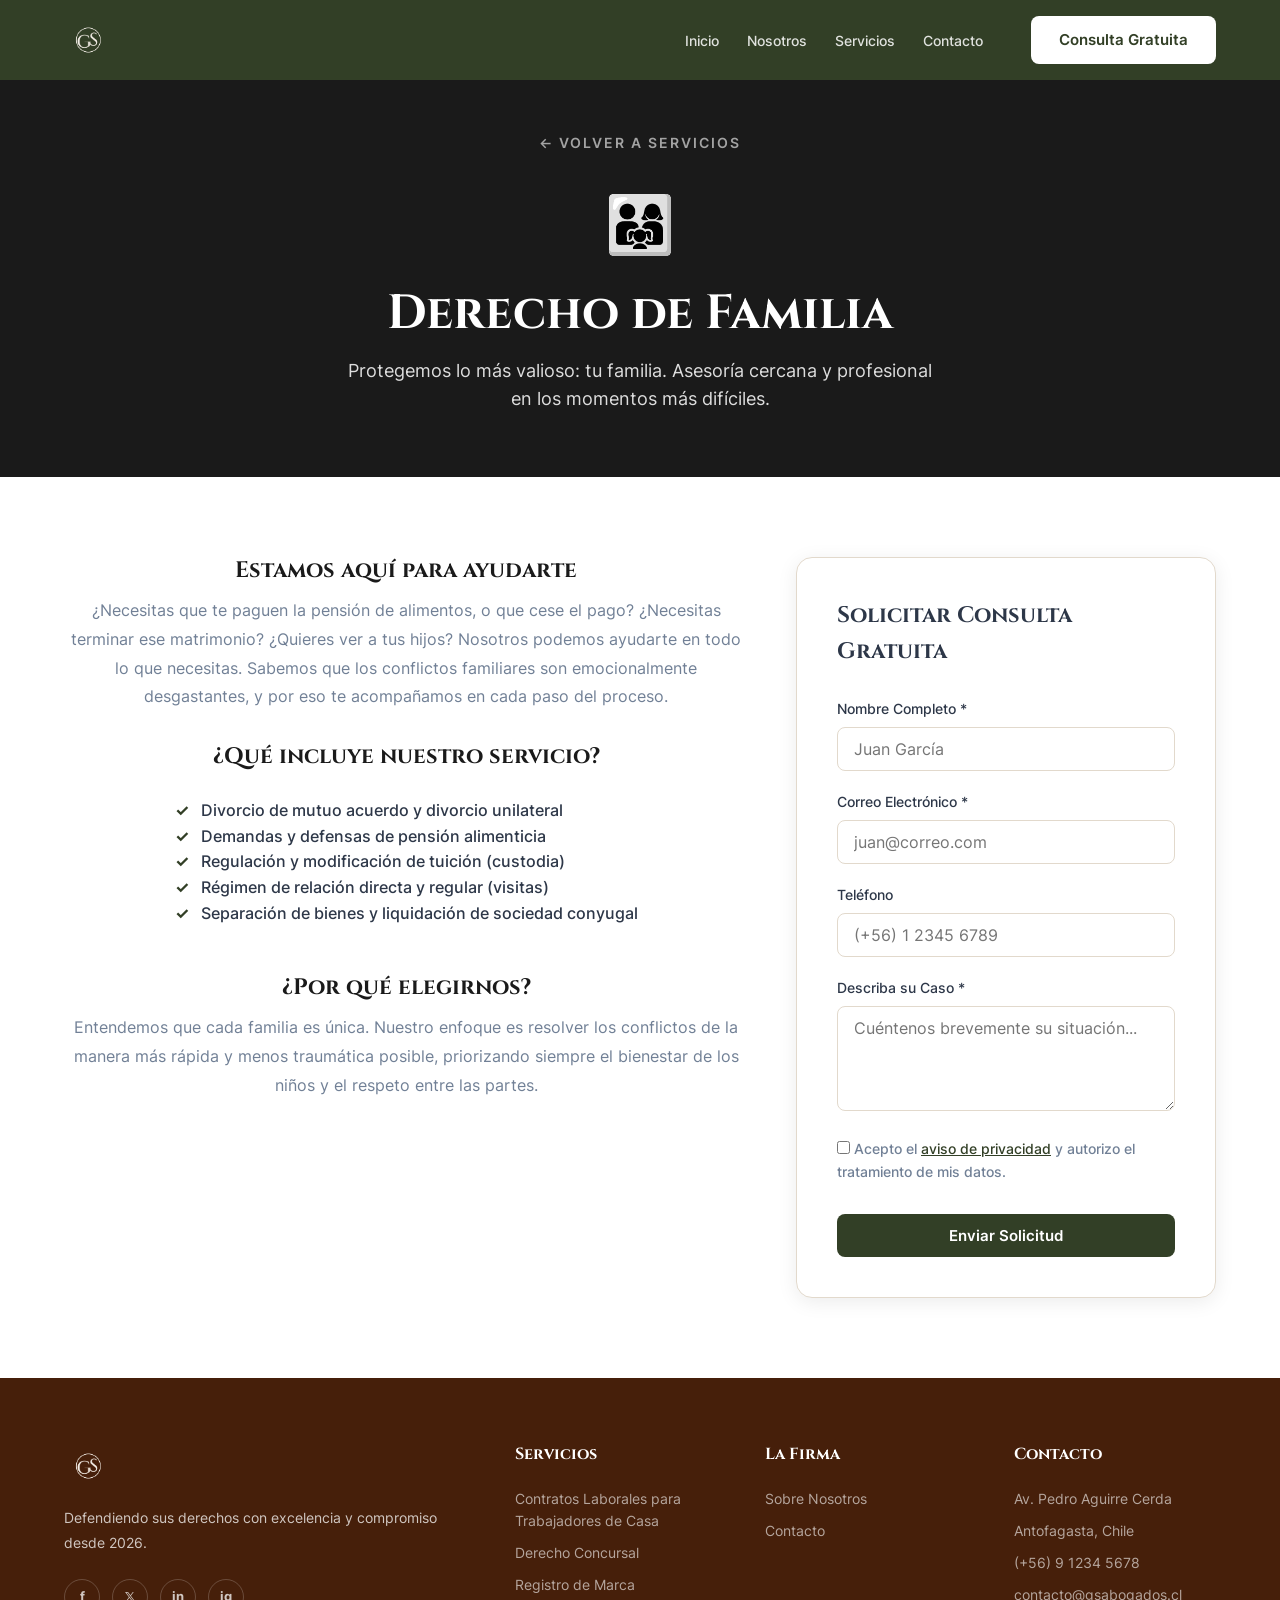
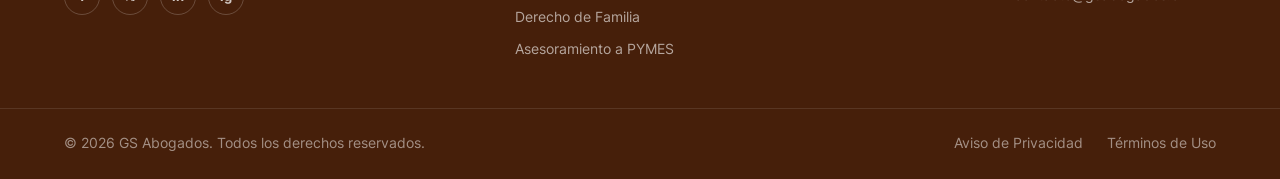
<file: servicios/derecho-de-familia.html>
<!DOCTYPE html>
<html lang="es">
<head>
  <meta charset="UTF-8" />
  <meta name="viewport" content="width=device-width, initial-scale=1.0" />
  <title>GS Abogados | Derecho de Familia</title>
  <link rel="stylesheet" href="../styles.css" />
</head>
<body>

  <!-- NAVBAR -->
  <header id="navbar">
    <div class="container nav-inner">
      <a href="../index.html" class="logo">
        <img src="../media/Logos/Logo PNG/LOGOS_GS_Abogados-13.png" alt="GS Abogados" class="logo-img" />
      </a>
      <nav id="nav-links">
        <a href="../index.html#inicio">Inicio</a>
        <a href="../index.html#nosotros">Nosotros</a>
        <a href="../index.html#servicios">Servicios</a>
        <a href="../index.html#contacto">Contacto</a>
      </nav>
      <a href="../index.html#contacto" class="btn-primary nav-cta">Consulta Gratuita</a>
      <button class="hamburger" id="hamburger" aria-label="Menú">
        <span></span><span></span><span></span>
      </button>
    </div>
  </header>

  <!-- PAGE HERO -->
  <section class="service-page-hero">
    <div class="container">
      <p class="section-eyebrow"><a href="../index.html#servicios">← Volver a Servicios</a></p>
      <div class="service-page-icon">👨‍👩‍👧</div>
      <h1>Derecho de Familia</h1>
      <p>Protegemos lo más valioso: tu familia. Asesoría cercana y profesional en los momentos más difíciles.</p>
    </div>
  </section>

  <!-- CONTENIDO -->
  <section class="section service-page-content">
    <div class="container service-page-grid">
      <div class="service-page-body">
        <h2>Estamos aquí para ayudarte</h2>
        <p>¿Necesitas que te paguen la pensión de alimentos, o que cese el pago? ¿Necesitas terminar ese matrimonio? ¿Quieres ver a tus hijos? Nosotros podemos ayudarte en todo lo que necesitas. Sabemos que los conflictos familiares son emocionalmente desgastantes, y por eso te acompañamos en cada paso del proceso.</p>

        <h2>¿Qué incluye nuestro servicio?</h2>
        <ul class="check-list">
          <li><span class="check">✓</span> Divorcio de mutuo acuerdo y divorcio unilateral</li>
          <li><span class="check">✓</span> Demandas y defensas de pensión alimenticia</li>
          <li><span class="check">✓</span> Regulación y modificación de tuición (custodia)</li>
          <li><span class="check">✓</span> Régimen de relación directa y regular (visitas)</li>
          <li><span class="check">✓</span> Separación de bienes y liquidación de sociedad conyugal</li>
        </ul>

        <h2>¿Por qué elegirnos?</h2>
        <p>Entendemos que cada familia es única. Nuestro enfoque es resolver los conflictos de la manera más rápida y menos traumática posible, priorizando siempre el bienestar de los niños y el respeto entre las partes.</p>
      </div>

      <!-- FORMULARIO -->
      <div class="contacto-form service-page-form">
        <form id="contactForm" novalidate>
          <h3>Solicitar Consulta Gratuita</h3>
          <div class="form-group">
            <label for="nombre">Nombre Completo *</label>
            <input type="text" id="nombre" name="nombre" placeholder="Juan García" required />
            <span class="error-msg" id="nombre-error"></span>
          </div>
          <div class="form-group">
            <label for="email">Correo Electrónico *</label>
            <input type="email" id="email" name="email" placeholder="juan@correo.com" required />
            <span class="error-msg" id="email-error"></span>
          </div>
          <div class="form-group">
            <label for="telefono">Teléfono</label>
            <input type="tel" id="telefono" name="telefono" placeholder="(+56) 1 2345 6789" />
          </div>
          <div class="form-group">
            <label for="mensaje">Describa su Caso *</label>
            <textarea id="mensaje" name="mensaje" rows="4" placeholder="Cuéntenos brevemente su situación..." required></textarea>
            <span class="error-msg" id="mensaje-error"></span>
          </div>
          <div class="form-group checkbox-group">
            <label class="checkbox-label">
              <input type="checkbox" id="privacidad" required />
              <span>Acepto el <a href="#" class="link">aviso de privacidad</a> y autorizo el tratamiento de mis datos.</span>
            </label>
            <span class="error-msg" id="privacidad-error"></span>
          </div>
          <button type="submit" class="btn-primary full-width">Enviar Solicitud</button>
          <div id="form-success" class="form-success hidden">
            ✓ ¡Mensaje enviado! Nos pondremos en contacto en menos de 24 horas.
          </div>
        </form>
      </div>
    </div>
  </section>

  <!-- FOOTER -->
  <footer class="footer">
    <div class="container footer-grid">
      <div class="footer-brand">
        <a href="../index.html" class="logo">
          <img src="../media/Logos/Logo PNG/LOGOS_GS_Abogados-13.png" alt="GS Abogados" class="logo-img" />
        </a>
        <p>Defendiendo sus derechos con excelencia y compromiso desde 2026.</p>
        <div class="social-links">
          <a href="#" aria-label="Facebook">f</a>
          <a href="#" aria-label="Twitter">𝕏</a>
          <a href="#" aria-label="LinkedIn">in</a>
          <a href="#" aria-label="Instagram">ig</a>
        </div>
      </div>
      <div class="footer-col">
        <h4>Servicios</h4>
        <ul>
          <li><a href="contratos-laborales.html">Contratos Laborales para Trabajadores de Casa</a></li>
          <li><a href="derecho-concursal.html">Derecho Concursal</a></li>
          <li><a href="registro-de-marca.html">Registro de Marca</a></li>
          <li><a href="derecho-de-familia.html">Derecho de Familia</a></li>
          <li><a href="asesoramiento-pymes.html">Asesoramiento a PYMES</a></li>
        </ul>
      </div>
      <div class="footer-col">
        <h4>La Firma</h4>
        <ul>
          <li><a href="../index.html#nosotros">Sobre Nosotros</a></li>
          <li><a href="../index.html#contacto">Contacto</a></li>
        </ul>
      </div>
      <div class="footer-col">
        <h4>Contacto</h4>
        <ul>
          <li>Av. Pedro Aguirre Cerda</li>
          <li>Antofagasta, Chile</li>
          <li><a href="tel:+56912345678">(+56) 9 1234 5678</a></li>
          <li><a href="mailto:contacto@gsabogados.cl">contacto@gsabogados.cl</a></li>
        </ul>
      </div>
    </div>
    <div class="footer-bottom">
      <div class="container">
        <p>© 2026 GS Abogados. Todos los derechos reservados.</p>
        <div class="footer-links">
          <a href="#">Aviso de Privacidad</a>
          <a href="#">Términos de Uso</a>
        </div>
      </div>
    </div>
  </footer>

  <button class="back-to-top" id="backToTop" onclick="window.scrollTo({top:0,behavior:'smooth'})" aria-label="Volver arriba">↑</button>

  <script src="../script.js"></script>
</body>
</html>
</file>
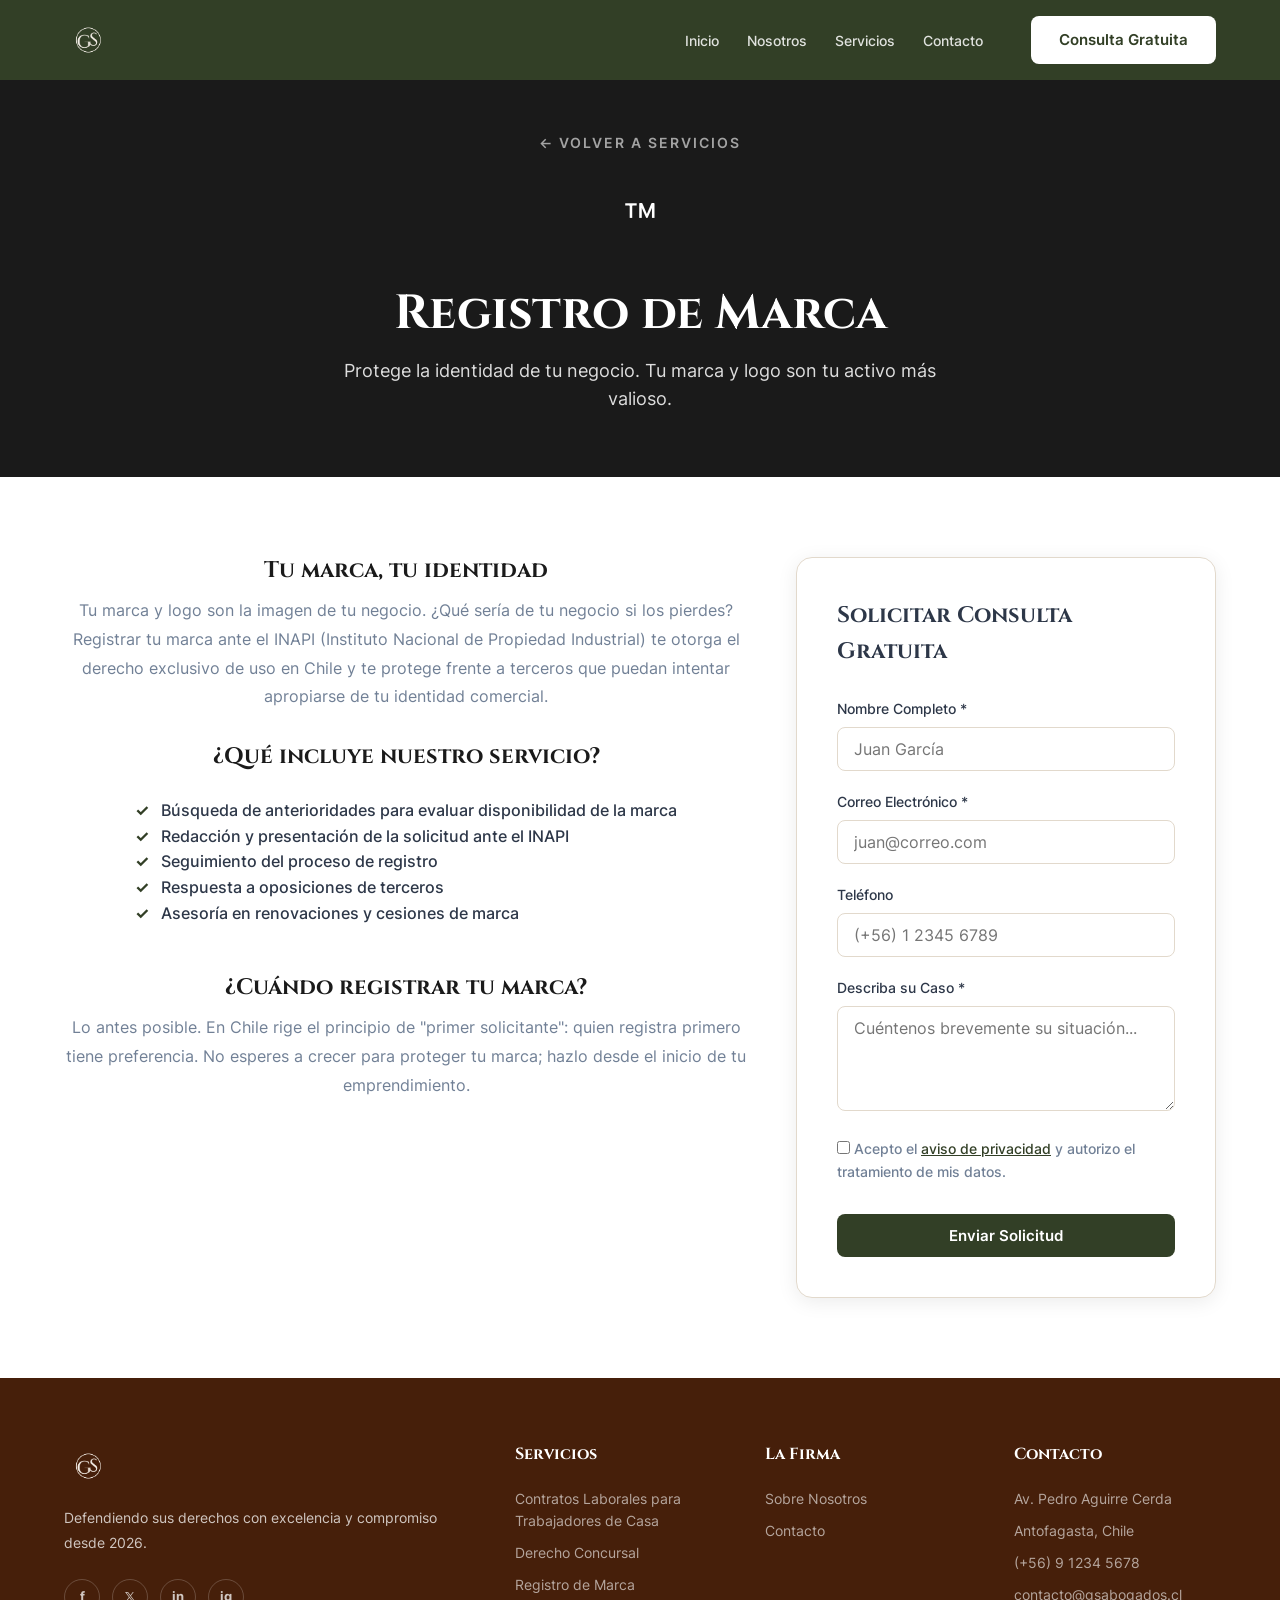
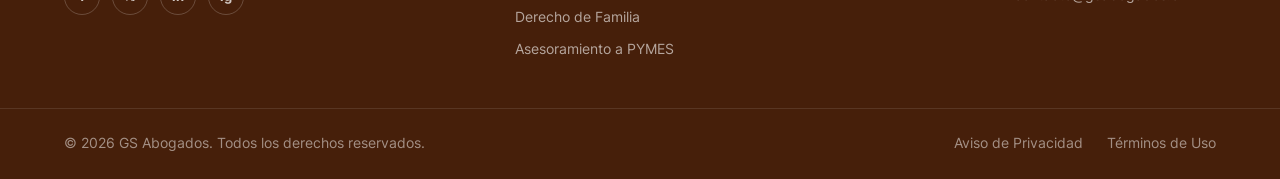
<file: servicios/registro-de-marca.html>
<!DOCTYPE html>
<html lang="es">
<head>
  <meta charset="UTF-8" />
  <meta name="viewport" content="width=device-width, initial-scale=1.0" />
  <title>GS Abogados | Registro de Marca</title>
  <link rel="stylesheet" href="../styles.css" />
</head>
<body>

  <!-- NAVBAR -->
  <header id="navbar">
    <div class="container nav-inner">
      <a href="../index.html" class="logo">
        <img src="../media/Logos/Logo PNG/LOGOS_GS_Abogados-13.png" alt="GS Abogados" class="logo-img" />
      </a>
      <nav id="nav-links">
        <a href="../index.html#inicio">Inicio</a>
        <a href="../index.html#nosotros">Nosotros</a>
        <a href="../index.html#servicios">Servicios</a>
        <a href="../index.html#contacto">Contacto</a>
      </nav>
      <a href="../index.html#contacto" class="btn-primary nav-cta">Consulta Gratuita</a>
      <button class="hamburger" id="hamburger" aria-label="Menú">
        <span></span><span></span><span></span>
      </button>
    </div>
  </header>

  <!-- PAGE HERO -->
  <section class="service-page-hero">
    <div class="container">
      <p class="section-eyebrow"><a href="../index.html#servicios">← Volver a Servicios</a></p>
      <div class="service-page-icon">™️</div>
      <h1>Registro de Marca</h1>
      <p>Protege la identidad de tu negocio. Tu marca y logo son tu activo más valioso.</p>
    </div>
  </section>

  <!-- CONTENIDO -->
  <section class="section service-page-content">
    <div class="container service-page-grid">
      <div class="service-page-body">
        <h2>Tu marca, tu identidad</h2>
        <p>Tu marca y logo son la imagen de tu negocio. ¿Qué sería de tu negocio si los pierdes? Registrar tu marca ante el INAPI (Instituto Nacional de Propiedad Industrial) te otorga el derecho exclusivo de uso en Chile y te protege frente a terceros que puedan intentar apropiarse de tu identidad comercial.</p>

        <h2>¿Qué incluye nuestro servicio?</h2>
        <ul class="check-list">
          <li><span class="check">✓</span> Búsqueda de anterioridades para evaluar disponibilidad de la marca</li>
          <li><span class="check">✓</span> Redacción y presentación de la solicitud ante el INAPI</li>
          <li><span class="check">✓</span> Seguimiento del proceso de registro</li>
          <li><span class="check">✓</span> Respuesta a oposiciones de terceros</li>
          <li><span class="check">✓</span> Asesoría en renovaciones y cesiones de marca</li>
        </ul>

        <h2>¿Cuándo registrar tu marca?</h2>
        <p>Lo antes posible. En Chile rige el principio de "primer solicitante": quien registra primero tiene preferencia. No esperes a crecer para proteger tu marca; hazlo desde el inicio de tu emprendimiento.</p>
      </div>

      <!-- FORMULARIO -->
      <div class="contacto-form service-page-form">
        <form id="contactForm" novalidate>
          <h3>Solicitar Consulta Gratuita</h3>
          <div class="form-group">
            <label for="nombre">Nombre Completo *</label>
            <input type="text" id="nombre" name="nombre" placeholder="Juan García" required />
            <span class="error-msg" id="nombre-error"></span>
          </div>
          <div class="form-group">
            <label for="email">Correo Electrónico *</label>
            <input type="email" id="email" name="email" placeholder="juan@correo.com" required />
            <span class="error-msg" id="email-error"></span>
          </div>
          <div class="form-group">
            <label for="telefono">Teléfono</label>
            <input type="tel" id="telefono" name="telefono" placeholder="(+56) 1 2345 6789" />
          </div>
          <div class="form-group">
            <label for="mensaje">Describa su Caso *</label>
            <textarea id="mensaje" name="mensaje" rows="4" placeholder="Cuéntenos brevemente su situación..." required></textarea>
            <span class="error-msg" id="mensaje-error"></span>
          </div>
          <div class="form-group checkbox-group">
            <label class="checkbox-label">
              <input type="checkbox" id="privacidad" required />
              <span>Acepto el <a href="#" class="link">aviso de privacidad</a> y autorizo el tratamiento de mis datos.</span>
            </label>
            <span class="error-msg" id="privacidad-error"></span>
          </div>
          <button type="submit" class="btn-primary full-width">Enviar Solicitud</button>
          <div id="form-success" class="form-success hidden">
            ✓ ¡Mensaje enviado! Nos pondremos en contacto en menos de 24 horas.
          </div>
        </form>
      </div>
    </div>
  </section>

  <!-- FOOTER -->
  <footer class="footer">
    <div class="container footer-grid">
      <div class="footer-brand">
        <a href="../index.html" class="logo">
          <img src="../media/Logos/Logo PNG/LOGOS_GS_Abogados-13.png" alt="GS Abogados" class="logo-img" />
        </a>
        <p>Defendiendo sus derechos con excelencia y compromiso desde 2026.</p>
        <div class="social-links">
          <a href="#" aria-label="Facebook">f</a>
          <a href="#" aria-label="Twitter">𝕏</a>
          <a href="#" aria-label="LinkedIn">in</a>
          <a href="#" aria-label="Instagram">ig</a>
        </div>
      </div>
      <div class="footer-col">
        <h4>Servicios</h4>
        <ul>
          <li><a href="contratos-laborales.html">Contratos Laborales para Trabajadores de Casa</a></li>
          <li><a href="derecho-concursal.html">Derecho Concursal</a></li>
          <li><a href="registro-de-marca.html">Registro de Marca</a></li>
          <li><a href="derecho-de-familia.html">Derecho de Familia</a></li>
          <li><a href="asesoramiento-pymes.html">Asesoramiento a PYMES</a></li>
        </ul>
      </div>
      <div class="footer-col">
        <h4>La Firma</h4>
        <ul>
          <li><a href="../index.html#nosotros">Sobre Nosotros</a></li>
          <li><a href="../index.html#contacto">Contacto</a></li>
        </ul>
      </div>
      <div class="footer-col">
        <h4>Contacto</h4>
        <ul>
          <li>Av. Pedro Aguirre Cerda</li>
          <li>Antofagasta, Chile</li>
          <li><a href="tel:+56912345678">(+56) 9 1234 5678</a></li>
          <li><a href="mailto:contacto@gsabogados.cl">contacto@gsabogados.cl</a></li>
        </ul>
      </div>
    </div>
    <div class="footer-bottom">
      <div class="container">
        <p>© 2026 GS Abogados. Todos los derechos reservados.</p>
        <div class="footer-links">
          <a href="#">Aviso de Privacidad</a>
          <a href="#">Términos de Uso</a>
        </div>
      </div>
    </div>
  </footer>

  <button class="back-to-top" id="backToTop" onclick="window.scrollTo({top:0,behavior:'smooth'})" aria-label="Volver arriba">↑</button>

  <script src="../script.js"></script>
</body>
</html>
</file>
<file: styles.css>
/* =============================================
   GUTIÉRREZ & SALINAS — ESTILOS PRINCIPALES
   ============================================= */

/* --- FUENTES LOCALES --- */
@font-face {
  font-family: 'Cinzel';
  src: url('media/Tipografia/Tipografia Principal/Cinzel-VariableFont_wght.ttf') format('truetype');
  font-weight: 100 900;
  font-style: normal;
  font-display: swap;
}
@font-face {
  font-family: 'Inter';
  src: url('media/Tipografia/Tipografia Secundaria/Inter-Light.ttf') format('truetype');
  font-weight: 300;
  font-display: swap;
}
@font-face {
  font-family: 'Inter';
  src: url('media/Tipografia/Tipografia Secundaria/Inter-Regular.ttf') format('truetype');
  font-weight: 400;
  font-display: swap;
}
@font-face {
  font-family: 'Inter';
  src: url('media/Tipografia/Tipografia Secundaria/Inter-Medium.ttf') format('truetype');
  font-weight: 500;
  font-display: swap;
}
@font-face {
  font-family: 'Inter';
  src: url('media/Tipografia/Tipografia Secundaria/Inter-SemiBold.ttf') format('truetype');
  font-weight: 600;
  font-display: swap;
}
@font-face {
  font-family: 'Inter';
  src: url('media/Tipografia/Tipografia Secundaria/Inter-Bold.ttf') format('truetype');
  font-weight: 700;
  font-display: swap;
}

/* --- VARIABLES --- */
:root {
  --green: #323F26;
  --green-dark: #243318;
  --dark: #1A1A1A;
  --dark-2: #141414;
  --dark-3: #1e1e1e;
  --text: #2d3748;
  --text-light: #718096;
  --bg-light: #F8F2EB;
  --white: #ffffff;
  --border: #e2d9cc;
  --font-serif: 'Cinzel', Georgia, serif;
  --font-sans: 'Inter', system-ui, sans-serif;
  --radius: 8px;
  --radius-lg: 16px;
  --shadow: 0 4px 20px rgba(0,0,0,0.08);
  --shadow-lg: 0 12px 40px rgba(0,0,0,0.15);
  --transition: all 0.3s ease;
}

/* --- RESET --- */
*, *::before, *::after { box-sizing: border-box; margin: 0; padding: 0; }
html { scroll-behavior: smooth; }
body {
  font-family: var(--font-sans);
  color: var(--text);
  background: var(--white);
  line-height: 1.6;
  overflow-x: hidden;
}
a { color: inherit; text-decoration: none; }
ul { list-style: none; }
img { max-width: 100%; display: block; }
button { cursor: pointer; font-family: inherit; border: none; background: none; }
input, select, textarea { font-family: inherit; font-size: 1rem; }

/* --- CONTAINER --- */
.container {
  max-width: 1200px;
  margin: 0 auto;
  padding: 0 1.5rem;
}

/* --- SECTIONS --- */
.section { padding: 5rem 0; }
.bg-light { background: var(--bg-light); }
.bg-dark { background: var(--dark-2); }

.section-header {
  text-align: center;
  margin-bottom: 3.5rem;
}
.section-header h2 { margin-bottom: 1rem; }
.section-desc {
  color: var(--text-light);
  max-width: 600px;
  margin: 0 auto;
}
.section-header.light h2 { color: var(--white); }
.section-header.light .section-desc { color: rgba(255,255,255,0.7); }

.section-eyebrow {
  display: inline-block;
  color: var(--green);
  font-size: 0.85rem;
  font-weight: 600;
  letter-spacing: 2px;
  text-transform: uppercase;
  margin-bottom: 0.75rem;
}

h1 { font-family: var(--font-serif); font-size: clamp(2.2rem, 5vw, 3.8rem); line-height: 1.15; }
h2 { font-family: var(--font-serif); font-size: clamp(1.8rem, 3.5vw, 2.8rem); line-height: 1.2; }
h3 { font-family: var(--font-serif); font-size: 1.35rem; }

/* --- BUTTONS --- */
.btn-primary {
  background: var(--green);
  color: var(--white);
  padding: 0.75rem 1.75rem;
  border-radius: var(--radius);
  font-weight: 600;
  font-size: 0.95rem;
  transition: var(--transition);
  display: inline-block;
}
.btn-primary:hover { background: var(--green-dark); transform: translateY(-2px); box-shadow: 0 8px 20px rgba(200,169,110,0.35); }
.btn-primary.large { padding: 1rem 2.25rem; font-size: 1rem; }
.btn-primary.full-width { width: 100%; text-align: center; }

.btn-outline {
  border: 2px solid var(--green);
  color: var(--green);
  padding: 0.75rem 1.75rem;
  border-radius: var(--radius);
  font-weight: 600;
  font-size: 0.95rem;
  transition: var(--transition);
  display: inline-block;
  background: transparent;
}
.btn-outline:hover { background: var(--green); color: var(--dark); transform: translateY(-2px); }
.btn-outline.large { padding: 1rem 2.25rem; font-size: 1rem; }

/* =============================================
   NAVBAR
   ============================================= */
#navbar {
  position: fixed;
  top: 0;
  width: 100%;
  z-index: 1000;
  padding: 1rem 0;
  transition: var(--transition);
  background: #323F26;
}
#navbar.scrolled {
  background: #323F26;
  padding: 0.6rem 0;
  box-shadow: 0 2px 20px rgba(0,0,0,0.4);
}
.nav-inner {
  display: flex;
  align-items: center;
  gap: 2rem;
}
.logo {
  display: flex;
  align-items: center;
  flex-shrink: 0;
}
.logo-img {
  height: 48px;
  width: auto;
}
#nav-links {
  display: flex;
  gap: 1.75rem;
  margin-left: auto;
}
#nav-links a {
  color: rgba(255,255,255,0.85);
  font-size: 0.9rem;
  font-weight: 500;
  transition: color 0.2s;
  position: relative;
}
#nav-links a::after {
  content: '';
  position: absolute;
  bottom: -4px;
  left: 0;
  width: 0;
  height: 2px;
  background: var(--green);
  transition: width 0.3s;
}
#nav-links a:hover { color: var(--white); }
#nav-links a:hover::after { width: 100%; background: var(--white); }
.nav-cta { margin-left: 1rem; background: var(--white); color: var(--green); border-color: var(--white); }
.nav-cta:hover { background: rgba(255,255,255,0.85); color: var(--green); border-color: var(--white); }
.hamburger {
  display: none;
  flex-direction: column;
  gap: 5px;
  margin-left: auto;
  padding: 4px;
}
.hamburger span {
  display: block;
  width: 24px;
  height: 2px;
  background: var(--white);
  transition: var(--transition);
}

/* =============================================
   HERO
   ============================================= */
.hero {
  min-height: 100vh;
  display: flex;
  align-items: center;
  position: relative;
  background: #F8F2EB;
  overflow: hidden;
}
.hero::before {
  content: '';
  position: absolute;
  inset: 0;
  background: url("data:image/svg+xml,%3Csvg width='60' height='60' viewBox='0 0 60 60' xmlns='http://www.w3.org/2000/svg'%3E%3Cg fill='none' fill-rule='evenodd'%3E%3Cg fill='%23323F26' fill-opacity='0.06'%3E%3Cpath d='M36 34v-4h-2v4h-4v2h4v4h2v-4h4v-2h-4zm0-30V0h-2v4h-4v2h4v4h2V6h4V4h-4zM6 34v-4H4v4H0v2h4v4h2v-4h4v-2H6zM6 4V0H4v4H0v2h4v4h2V6h4V4H6z'/%3E%3C/g%3E%3C/g%3E%3C/svg%3E");
}
.hero-overlay {
  position: absolute;
  inset: 0;
  background: radial-gradient(ellipse at 70% 50%, rgba(50,63,38,0.15) 0%, transparent 60%);
}
.hero-content {
  position: relative;
  z-index: 2;
  padding: 8rem 1.5rem 4rem;
  max-width: 1200px;
  margin: 0 auto;
  width: 100%;
}
.hero-eyebrow {
  color: var(--green);
  font-size: 0.85rem;
  font-weight: 600;
  letter-spacing: 3px;
  text-transform: uppercase;
  margin-bottom: 1.25rem;
}
.hero h1 { color: var(--dark); margin-bottom: 1.25rem; }
.highlight { color: var(--green); }
.hero-desc {
  color: var(--text-light);
  font-size: 1.15rem;
  max-width: 580px;
  margin-bottom: 2.5rem;
}
.hero-actions { display: flex; gap: 1rem; flex-wrap: wrap; margin-bottom: 4rem; }

.hero-stats {
  display: flex;
  justify-content: center;
  gap: 2rem;
  flex-wrap: wrap;
  padding-top: 2.5rem;
  border-top: 1px solid rgba(50,63,38,0.2);
}
.stat { text-align: center; }
.stat-num {
  font-family: var(--font-serif);
  font-size: 2.5rem;
  font-weight: 700;
  color: var(--green);
}
.stat span:last-of-type { font-size: 1.5rem; color: var(--green); font-weight: 700; }
.stat p { color: var(--text-light); font-size: 0.85rem; margin-top: 0.25rem; }

/* =============================================
   NOSOTROS
   ============================================= */
.nosotros-grid {
  display: grid;
  grid-template-columns: 1fr 1fr;
  gap: 5rem;
  align-items: center;
}
.nosotros-img { position: relative; }
.img-placeholder {
  border-radius: var(--radius-lg);
  height: 480px;
  overflow: hidden;
}
.nosotros-photo {
  width: 100%;
  height: 100%;
  object-fit: cover;
  display: block;
}
.badge-float {
  position: absolute;
  bottom: -1.5rem;
  right: -1.5rem;
  background: var(--green);
  color: var(--dark);
  padding: 1.25rem 1.5rem;
  border-radius: var(--radius-lg);
  box-shadow: var(--shadow-lg);
  text-align: center;
}
.badge-num {
  display: block;
  font-family: var(--font-serif);
  font-size: 2.2rem;
  font-weight: 700;
  line-height: 1;
}
.badge-text { font-size: 0.8rem; font-weight: 600; line-height: 1.3; }

.nosotros-text p { color: var(--text-light); margin-bottom: 1rem; }
.nosotros-text h2 { margin-bottom: 1.5rem; }
.check-list { margin: 1.5rem 0 2rem; display: flex; flex-direction: column; gap: 0.75rem; }
.check-list li { display: flex; align-items: center; gap: 0.75rem; font-weight: 500; }
.check { color: var(--green); font-weight: 700; }

/* =============================================
   SERVICIOS
   ============================================= */
.services-grid {
  display: grid;
  grid-template-columns: repeat(6, 1fr);
  gap: 1.5rem;
}
.services-grid .service-card {
  grid-column: span 2;
}
.services-grid .service-card:nth-child(4) {
  grid-column: 2 / span 2;
}
.services-grid .service-card:nth-child(5) {
  grid-column: 4 / span 2;
}
.service-card {
  background: var(--white);
  border: 1px solid var(--border);
  border-radius: var(--radius-lg);
  padding: 2rem;
  transition: var(--transition);
  position: relative;
  overflow: hidden;
}
.service-card::before {
  content: '';
  position: absolute;
  top: 0;
  left: 0;
  width: 3px;
  height: 0;
  background: var(--green);
  transition: height 0.3s;
}
.service-card:hover { transform: translateY(-6px); box-shadow: var(--shadow-lg); border-color: var(--green); }
.service-card:hover::before { height: 100%; }
.service-card.featured {
  background: var(--dark-2);
  border-color: var(--green);
  color: var(--white);
}
.service-card.featured p { color: rgba(255,255,255,0.75); }
.service-card.featured::before { height: 100%; }

.service-icon { font-size: 2.5rem; margin-bottom: 1rem; }
.service-card h3 { margin-bottom: 0.75rem; font-size: 1.2rem; }
.service-card p { color: var(--text-light); font-size: 0.92rem; line-height: 1.7; margin-bottom: 1.25rem; }
.service-link { color: var(--green); font-weight: 600; font-size: 0.9rem; transition: gap 0.2s; }
.service-link:hover { text-decoration: underline; }

/* =============================================
   EQUIPO
   ============================================= */
.team-grid {
  display: grid;
  grid-template-columns: repeat(2, minmax(0, 340px));
  gap: 1.5rem;
  justify-content: center;
}
.team-card {
  background: var(--white);
  border: 1px solid var(--border);
  border-radius: var(--radius-lg);
  padding: 1.75rem;
  text-align: center;
  transition: var(--transition);
}
.team-card:hover { transform: translateY(-6px); box-shadow: var(--shadow-lg); border-color: var(--green); }
.team-photo {
  width: 80px;
  height: 80px;
  border-radius: 50%;
  display: flex;
  align-items: center;
  justify-content: center;
  margin: 0 auto 1.25rem;
  font-size: 1.5rem;
  font-weight: 700;
  color: var(--white);
  letter-spacing: 1px;
}
.team-card h3 { font-size: 1.1rem; margin-bottom: 0.25rem; }
.team-role { color: var(--green); font-size: 0.8rem; font-weight: 600; text-transform: uppercase; letter-spacing: 1px; }
.team-spec { color: var(--text-light); font-size: 0.85rem; margin: 0.5rem 0 0.75rem; }
.team-bio { font-size: 0.85rem; color: var(--text-light); line-height: 1.6; margin-bottom: 1.25rem; }
.team-social { display: flex; gap: 0.5rem; justify-content: center; }
.team-social a {
  width: 32px;
  height: 32px;
  border-radius: 50%;
  border: 1px solid var(--border);
  display: flex;
  align-items: center;
  justify-content: center;
  font-size: 0.8rem;
  font-weight: 700;
  color: var(--text-light);
  transition: var(--transition);
}
.team-social a:hover { background: var(--green); border-color: var(--green); color: var(--dark); }


/* =============================================
   CTA BANNER
   ============================================= */
.cta-banner {
  background: linear-gradient(135deg, var(--green) 0%, var(--green-dark) 100%);
  padding: 3.5rem 0;
}
.cta-inner {
  display: flex;
  align-items: center;
  justify-content: space-between;
  gap: 2rem;
  flex-wrap: wrap;
}
.cta-banner h2 { color: var(--white); font-size: 1.9rem; }
.cta-banner p { color: rgba(255,255,255,0.8); margin-top: 0.5rem; }
.cta-actions { display: flex; gap: 1rem; flex-wrap: wrap; }
.cta-banner .btn-outline {
  border-color: var(--white);
  color: var(--white);
}
.cta-banner .btn-outline:hover { background: var(--white); color: var(--green); }
.cta-banner .btn-primary { background: var(--white); color: var(--green); }
.cta-banner .btn-primary:hover { background: var(--bg-light); }

/* =============================================
   CONTACTO
   ============================================= */
.contacto-grid {
  display: grid;
  grid-template-columns: 1fr 1.3fr;
  gap: 4rem;
  align-items: start;
}
.contacto-info p { color: var(--text-light); margin-bottom: 1rem; }
.contacto-info h2 { margin-bottom: 1.25rem; }
.contact-items { margin-top: 2rem; display: flex; flex-direction: column; gap: 1.5rem; }
.contact-item { display: flex; gap: 1rem; align-items: flex-start; }
.contact-icon { font-size: 1.3rem; flex-shrink: 0; margin-top: 0.1rem; }
.contact-item strong { display: block; font-weight: 600; margin-bottom: 0.25rem; }
.contact-item p, .contact-item a { color: var(--text-light); font-size: 0.9rem; }
.contact-item a:hover { color: var(--green); }

/* FORM */
.contacto-form {
  background: var(--white);
  border: 1px solid var(--border);
  border-radius: var(--radius-lg);
  padding: 2.5rem;
  box-shadow: var(--shadow);
}
.contacto-form h3 { font-size: 1.4rem; margin-bottom: 1.75rem; }
.form-row { display: grid; grid-template-columns: 1fr 1fr; gap: 1rem; }
.form-group { margin-bottom: 1.25rem; }
.form-group label { display: block; font-size: 0.875rem; font-weight: 500; margin-bottom: 0.4rem; }
.form-group input,
.form-group select,
.form-group textarea {
  width: 100%;
  padding: 0.7rem 1rem;
  border: 1px solid var(--border);
  border-radius: var(--radius);
  transition: border-color 0.2s, box-shadow 0.2s;
  background: var(--white);
  color: var(--text);
}
.form-group input:focus,
.form-group select:focus,
.form-group textarea:focus {
  outline: none;
  border-color: var(--green);
  box-shadow: 0 0 0 3px rgba(200,169,110,0.15);
}
.form-group input.invalid,
.form-group select.invalid,
.form-group textarea.invalid { border-color: #e53e3e; }
.error-msg { color: #e53e3e; font-size: 0.8rem; margin-top: 0.3rem; display: block; }
.form-group textarea { resize: vertical; }
.checkbox-group { display: flex; flex-direction: column; }
.checkbox-label {
  display: flex;
  align-items: flex-start;
  gap: 0.75rem;
  cursor: pointer;
  font-size: 0.85rem;
  color: var(--text-light);
}
.checkbox-label input { width: auto; flex-shrink: 0; margin-top: 3px; accent-color: var(--green); }
.link { color: var(--green); text-decoration: underline; }
.form-success {
  background: #f0fff4;
  border: 1px solid #68d391;
  color: #276749;
  padding: 1rem;
  border-radius: var(--radius);
  margin-top: 1rem;
  font-weight: 500;
  text-align: center;
}
.hidden { display: none; }

/* =============================================
   FOOTER
   ============================================= */
.footer { background: #461F0A; color: rgba(255,255,255,0.75); padding: 4rem 0 0; }
.footer-grid {
  display: grid;
  grid-template-columns: 2fr 1fr 1fr 1fr;
  gap: 3rem;
  padding-bottom: 3rem;
}
.footer-brand .logo { margin-bottom: 1rem; }
.footer-brand p { font-size: 0.9rem; line-height: 1.7; margin-bottom: 1.5rem; }
.social-links { display: flex; gap: 0.75rem; }
.social-links a {
  width: 36px;
  height: 36px;
  border-radius: 50%;
  border: 1px solid rgba(255,255,255,0.2);
  display: flex;
  align-items: center;
  justify-content: center;
  font-weight: 700;
  font-size: 0.8rem;
  transition: var(--transition);
}
.social-links a:hover { background: var(--green); border-color: var(--green); color: var(--dark); }
.footer-col h4 {
  color: var(--white);
  font-family: var(--font-serif);
  font-size: 1rem;
  margin-bottom: 1.25rem;
}
.footer-col ul { display: flex; flex-direction: column; gap: 0.6rem; }
.footer-col ul li, .footer-col ul a { font-size: 0.875rem; color: rgba(255,255,255,0.6); }
.footer-col ul a:hover { color: var(--green); }

.footer-bottom {
  border-top: 1px solid rgba(255,255,255,0.1);
  padding: 1.5rem 0;
}
.footer-bottom .container {
  display: flex;
  justify-content: space-between;
  align-items: center;
  flex-wrap: wrap;
  gap: 1rem;
}
.footer-bottom p { font-size: 0.85rem; color: rgba(255,255,255,0.5); }
.footer-links { display: flex; gap: 1.5rem; }
.footer-links a { font-size: 0.85rem; color: rgba(255,255,255,0.5); }
.footer-links a:hover { color: var(--green); }

/* BACK TO TOP */
.back-to-top {
  position: fixed;
  bottom: 2rem;
  right: 2rem;
  width: 46px;
  height: 46px;
  background: var(--green);
  color: var(--dark);
  border-radius: 50%;
  font-size: 1.2rem;
  font-weight: 700;
  display: flex;
  align-items: center;
  justify-content: center;
  box-shadow: var(--shadow-lg);
  opacity: 0;
  pointer-events: none;
  transition: var(--transition);
  z-index: 999;
}
.back-to-top.visible { opacity: 1; pointer-events: all; }
.back-to-top:hover { background: var(--green-dark); transform: translateY(-3px); }

/* =============================================
   RESPONSIVE
   ============================================= */
@media (max-width: 1024px) {
  .team-grid { grid-template-columns: repeat(2, 1fr); }
  .footer-grid { grid-template-columns: 1fr 1fr; }
}

@media (max-width: 768px) {
  #nav-links, .nav-cta { display: none; }
  #nav-links.open {
    display: flex;
    flex-direction: column;
    position: fixed;
    top: 0;
    left: 0;
    right: 0;
    bottom: 0;
    background: var(--dark);
    align-items: center;
    justify-content: center;
    gap: 2.5rem;
    z-index: 999;
  }
  #nav-links.open a { font-size: 1.4rem; }
  .hamburger { display: flex; z-index: 1000; }
  .hamburger.open span:nth-child(1) { transform: rotate(45deg) translate(5px, 5px); }
  .hamburger.open span:nth-child(2) { opacity: 0; }
  .hamburger.open span:nth-child(3) { transform: rotate(-45deg) translate(5px, -5px); }

  .nosotros-grid { grid-template-columns: 1fr; }
  .nosotros-img { display: none; }
  .services-grid { grid-template-columns: repeat(2, 1fr); }
  .services-grid .service-card { grid-column: span 1; }
  .services-grid .service-card:nth-child(4),
  .services-grid .service-card:nth-child(5) { grid-column: span 1; }
  .team-grid { grid-template-columns: repeat(2, 1fr); }
  .testimonial-card { min-width: calc(100% - 1rem); }
  .cta-inner { flex-direction: column; text-align: center; }
  .cta-actions { justify-content: center; }
  .contacto-grid { grid-template-columns: 1fr; }
  .form-row { grid-template-columns: 1fr; }
  .footer-grid { grid-template-columns: 1fr; gap: 2rem; }
}

@media (max-width: 480px) {
  .section { padding: 3.5rem 0; }
  .services-grid { grid-template-columns: 1fr; }
  .services-grid .service-card,
  .services-grid .service-card:nth-child(4),
  .services-grid .service-card:nth-child(5) { grid-column: span 1; }
  .team-grid { grid-template-columns: 1fr; }
  .hero-actions { flex-direction: column; }
  .hero-stats { gap: 1.25rem; }
  .contacto-form { padding: 1.5rem; }
}

/* =============================================
   PÁGINAS DE SERVICIO
   ============================================= */
.service-page-hero {
  background: var(--dark);
  color: var(--white);
  padding: 8rem 0 4rem;
  text-align: center;
}
.service-page-hero .section-eyebrow a {
  color: var(--white);
  opacity: 0.7;
  font-size: 0.9rem;
}
.service-page-hero .section-eyebrow a:hover { opacity: 1; }
.service-page-icon {
  font-size: 3.5rem;
  margin: 1.5rem 0 1rem;
}
.service-page-hero h1 {
  font-family: var(--font-serif);
  font-size: clamp(2rem, 4vw, 3rem);
  margin-bottom: 1rem;
}
.service-page-hero p {
  font-size: 1.1rem;
  opacity: 0.85;
  max-width: 600px;
  margin: 0 auto;
}
.service-page-grid {
  display: grid;
  grid-template-columns: 1fr 420px;
  gap: 3rem;
  align-items: start;
}
.service-page-body { text-align: center; max-width: 800px; margin: 0 auto; }
.service-page-body h2 {
  font-family: var(--font-serif);
  font-size: 1.4rem;
  color: var(--dark);
  margin: 2rem 0 0.75rem;
}
.service-page-body h2:first-child { margin-top: 0; }
.service-page-body p { color: var(--text-light); line-height: 1.8; margin-bottom: 1rem; }
.service-page-body .check-list { margin: 1rem 0; text-align: left; display: inline-block; }
.service-page-form { position: sticky; top: 100px; }

@media (max-width: 900px) {
  .service-page-grid { grid-template-columns: 1fr; }
  .service-page-form { position: static; }
}

/* =============================================
   CTA MARCA
   ============================================= */
.cta-marca { padding: 3rem 0; }
.cta-marca-inner { display: flex; justify-content: center; }
.btn-cta-marca {
  display: inline-block;
  background: #323F26;
  color: var(--white);
  font-family: var(--font-serif);
  font-size: 1.3rem;
  font-weight: 700;
  padding: 1.2rem 3rem;
  border-radius: 50px;
  text-decoration: none;
  letter-spacing: 0.02em;
  box-shadow: 0 6px 24px rgba(50,63,38,0.3);
  transition: var(--transition);
}
.btn-cta-marca:hover {
  background: #243318;
  transform: translateY(-4px);
  box-shadow: 0 12px 32px rgba(50,63,38,0.4);
}

/* =============================================
   PLANES
   ============================================= */
.planes .section-eyebrow,
.planes .section-header h2,
.planes .section-desc { color: var(--white); }

.planes-grid {
  display: grid;
  grid-template-columns: repeat(3, 1fr);
  gap: 2rem;
  margin-top: 3rem;
  align-items: start;
}

.plan-card {
  background: var(--white);
  border-radius: 12px;
  padding: 2.5rem 2rem;
  box-shadow: 0 4px 24px rgba(0,0,0,0.2);
  position: relative;
  border: 1px solid rgba(255,255,255,0.25);
  transition: var(--transition);
}
.plan-card:hover {
  transform: translateY(-6px);
  box-shadow: 0 12px 40px rgba(0,0,0,0.3);
}

/* Card destacada: blanco puro para contrastar */
.plan-card--featured {
  background: var(--white);
  border: 2px solid var(--white);
  transform: translateY(-8px);
}
.plan-card--featured:hover {
  transform: translateY(-14px);
  background: var(--white);
}

.plan-badge {
  position: absolute;
  top: -14px;
  left: 50%;
  transform: translateX(-50%);
  background: #323F26;
  color: var(--white);
  font-size: 0.75rem;
  font-weight: 700;
  letter-spacing: 0.05em;
  text-transform: uppercase;
  padding: 0.3rem 1rem;
  border-radius: 20px;
  white-space: nowrap;
  border: 2px solid var(--white);
}

.plan-header { margin-bottom: 1rem; }

.plan-header h3 {
  font-size: 1.4rem;
  color: var(--dark);
  margin-bottom: 0.5rem;
}
.plan-price {
  font-size: 2rem;
  font-weight: 700;
  color: #323F26;
}
.plan-price span {
  font-size: 1rem;
  font-weight: 400;
  color: var(--text-light);
}
.plan-discount-row {
  display: flex;
  align-items: center;
  gap: 0.5rem;
  margin-top: 0.4rem;
}
.discount-tag {
  font-size: 0.72rem;
  font-weight: 700;
  text-transform: uppercase;
  letter-spacing: 0.04em;
  background: #323F26;
  color: #fff;
  padding: 0.2rem 0.55rem;
  border-radius: 20px;
}
.plan-original {
  font-size: 0.9rem;
  font-weight: 400;
  color: #fff;
  text-decoration: line-through;
}

.plan-price .discount-tag,
.plan-card--featured .plan-price .discount-tag {
  color: #fff;
}
.plan-desc {
  font-size: 0.9rem;
  color: var(--text-light);
  line-height: 1.7;
  margin-bottom: 1.5rem;
}
.plan-features {
  list-style: none;
  display: flex;
  flex-direction: column;
  gap: 0.6rem;
  margin-bottom: 2rem;
}
.plan-features li {
  font-size: 0.9rem;
  color: var(--dark);
  display: flex;
  align-items: flex-start;
  gap: 0.5rem;
}
.plan-features li .check { color: #323F26; }

/* Texto en card destacada (fondo blanco): colores oscuros */
.plan-card--featured .plan-header h3 { color: #323F26; }
.plan-card--featured .plan-price { color: #323F26; }
.plan-card--featured .plan-price span { color: var(--text-light); }
.plan-card--featured .plan-desc { color: var(--text-light); }
.plan-card--featured .plan-features li { color: var(--dark); }
.plan-card--featured .plan-features li .check { color: #323F26; }

/* Botones en cards regulares: contorno blanco */
.plan-card .btn-outline {
  border-color: rgba(255,255,255,0.6);
  color: var(--white);
}
.plan-card .btn-outline:hover {
  background: var(--white);
  color: #323F26;
  border-color: var(--white);
}

/* Botón en card destacada */
.plan-card--featured .btn-primary {
  background: #323F26;
  border-color: #323F26;
}
.plan-card--featured .btn-primary:hover {
  background: #243318;
  border-color: #243318;
}

.plan-btn { text-align: center; display: block; }

@media (max-width: 768px) {
  .planes-grid { grid-template-columns: 1fr; }
  .plan-card--featured { transform: translateY(0); }
}

/* =============================================
   CONTACTO STANDALONE
   ============================================= */
.contacto-standalone-form {
  max-width: 680px;
  margin: 3rem auto 0;
  background: var(--white);
  border-radius: 12px;
  padding: 2.5rem;
  box-shadow: var(--shadow);
}

/* =============================================
   GARANTÍA DE SATISFACCIÓN
   ============================================= */
.garantia-grid {
  display: flex;
  justify-content: center;
  margin-top: 3rem;
}
.garantia-card {
  max-width: 420px;
  width: 100%;
  background: var(--white);
  border-radius: var(--radius-lg);
  padding: 2.5rem 2rem;
  text-align: center;
  box-shadow: var(--shadow);
  border: 1px solid var(--border);
  transition: var(--transition);
}
.garantia-card:hover {
  transform: translateY(-5px);
  box-shadow: var(--shadow-lg);
}
.garantia-icon {
  font-size: 2.8rem;
  margin-bottom: 1.25rem;
}
.garantia-card h3 {
  font-size: 1.15rem;
  color: var(--dark);
  margin-bottom: 0.75rem;
}
.garantia-card p {
  font-size: 0.9rem;
  color: var(--text-light);
  line-height: 1.75;
}

/* =============================================
   FAQ
   ============================================= */
.faq-list {
  max-width: 800px;
  margin: 3rem auto 0;
  display: flex;
  flex-direction: column;
  gap: 0.75rem;
}
.faq-item {
  border: 1px solid var(--border);
  border-radius: var(--radius);
  overflow: hidden;
  background: var(--white);
}
.faq-question {
  width: 100%;
  display: flex;
  justify-content: space-between;
  align-items: center;
  gap: 1rem;
  padding: 1.25rem 1.5rem;
  background: none;
  border: none;
  cursor: pointer;
  font-family: var(--font-sans);
  font-size: 1rem;
  font-weight: 600;
  color: var(--dark);
  text-align: left;
  transition: var(--transition);
}
.faq-question:hover { background: var(--bg-light); }
.faq-question[aria-expanded="true"] { color: var(--green); }
.faq-icon {
  font-size: 1.4rem;
  font-weight: 300;
  color: var(--green);
  flex-shrink: 0;
  transition: transform 0.3s ease;
  line-height: 1;
}
.faq-question[aria-expanded="true"] .faq-icon { transform: rotate(45deg); }
.faq-answer {
  max-height: 0;
  overflow: hidden;
  transition: max-height 0.4s ease, padding 0.3s ease;
  padding: 0 1.5rem;
}
.faq-answer.open {
  max-height: 300px;
  padding: 0 1.5rem 1.25rem;
}
.faq-answer p {
  font-size: 0.95rem;
  color: var(--text-light);
  line-height: 1.8;
  border-left: 3px solid var(--green);
  padding-left: 1rem;
}

/* =============================================
   ANIMACIONES DE ENTRADA
   ============================================= */
.fade-in {
  opacity: 0;
  transform: translateY(30px);
  transition: opacity 0.6s ease, transform 0.6s ease;
}
.fade-in.visible {
  opacity: 1;
  transform: translateY(0);
}
.fade-in-delay-1 { transition-delay: 0.1s; }
.fade-in-delay-2 { transition-delay: 0.2s; }
.fade-in-delay-3 { transition-delay: 0.3s; }
.fade-in-delay-4 { transition-delay: 0.4s; }
.fade-in-delay-5 { transition-delay: 0.5s; }
</file>
